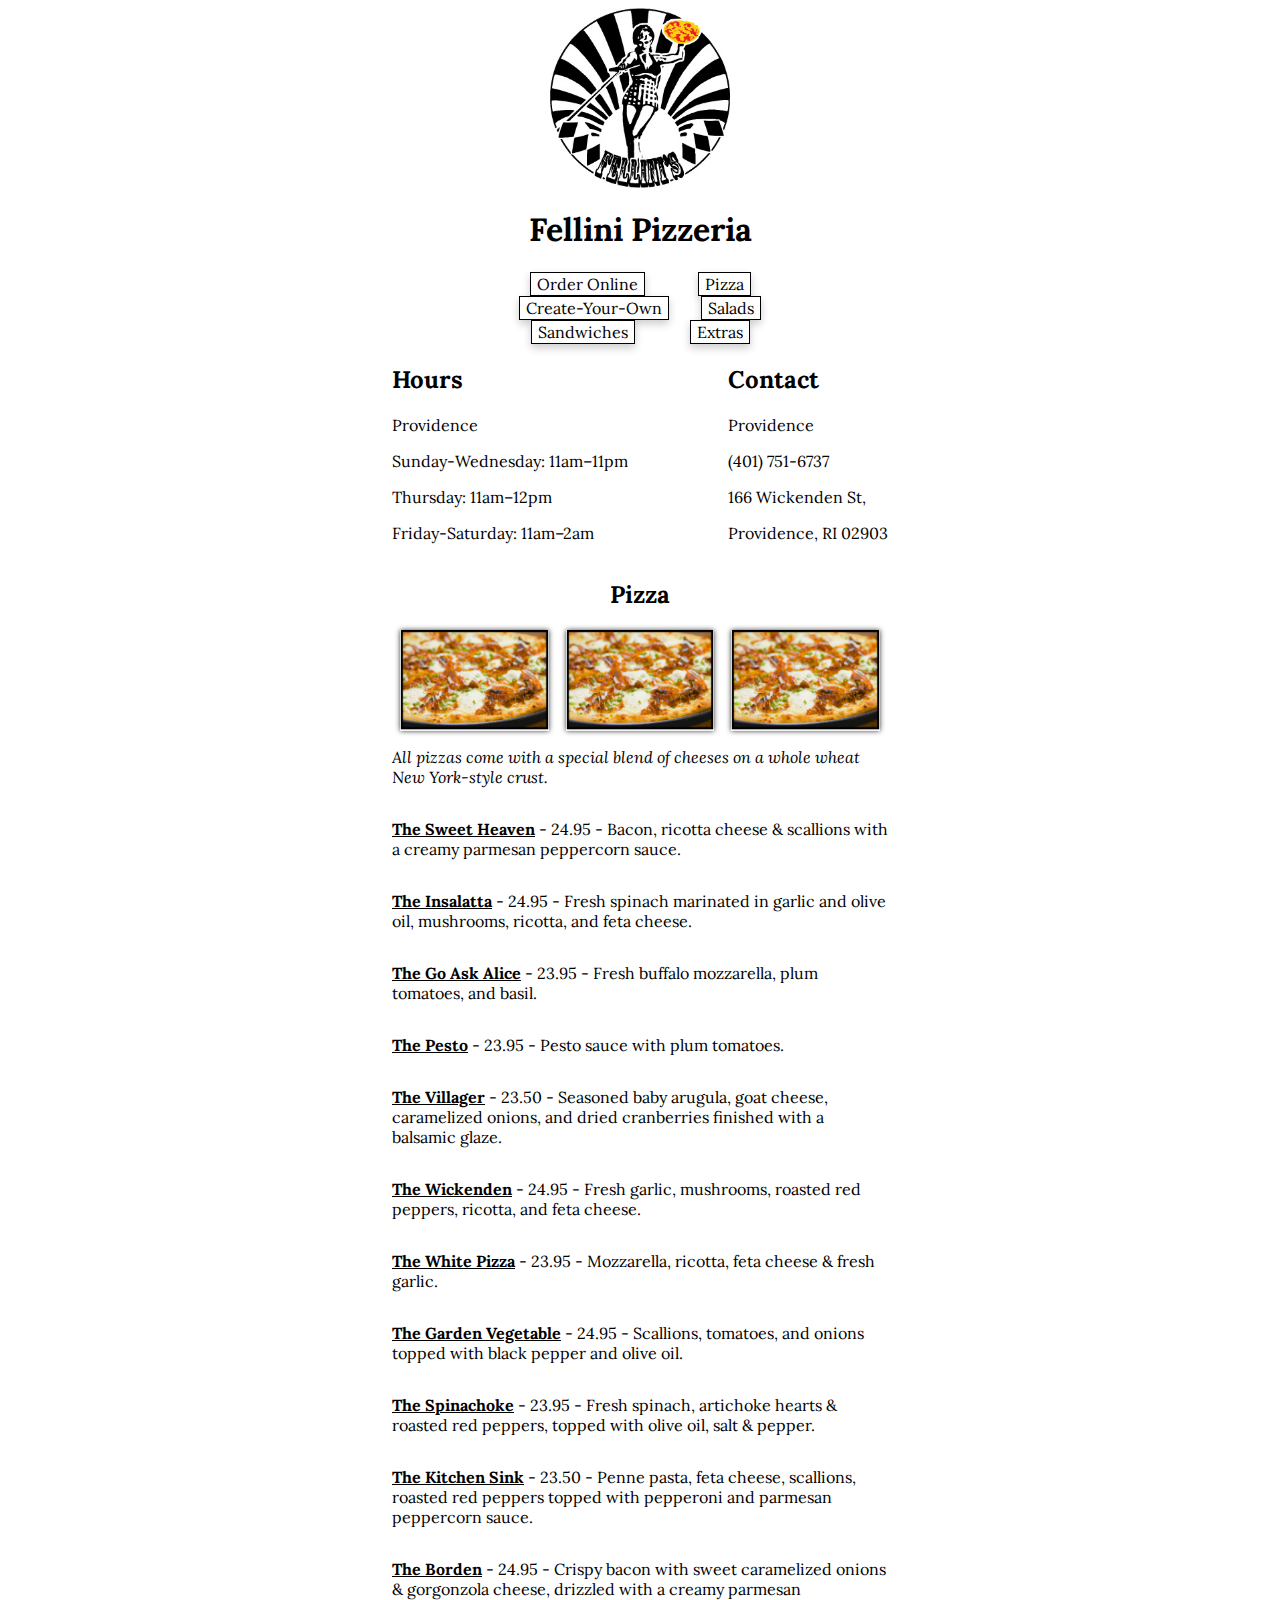
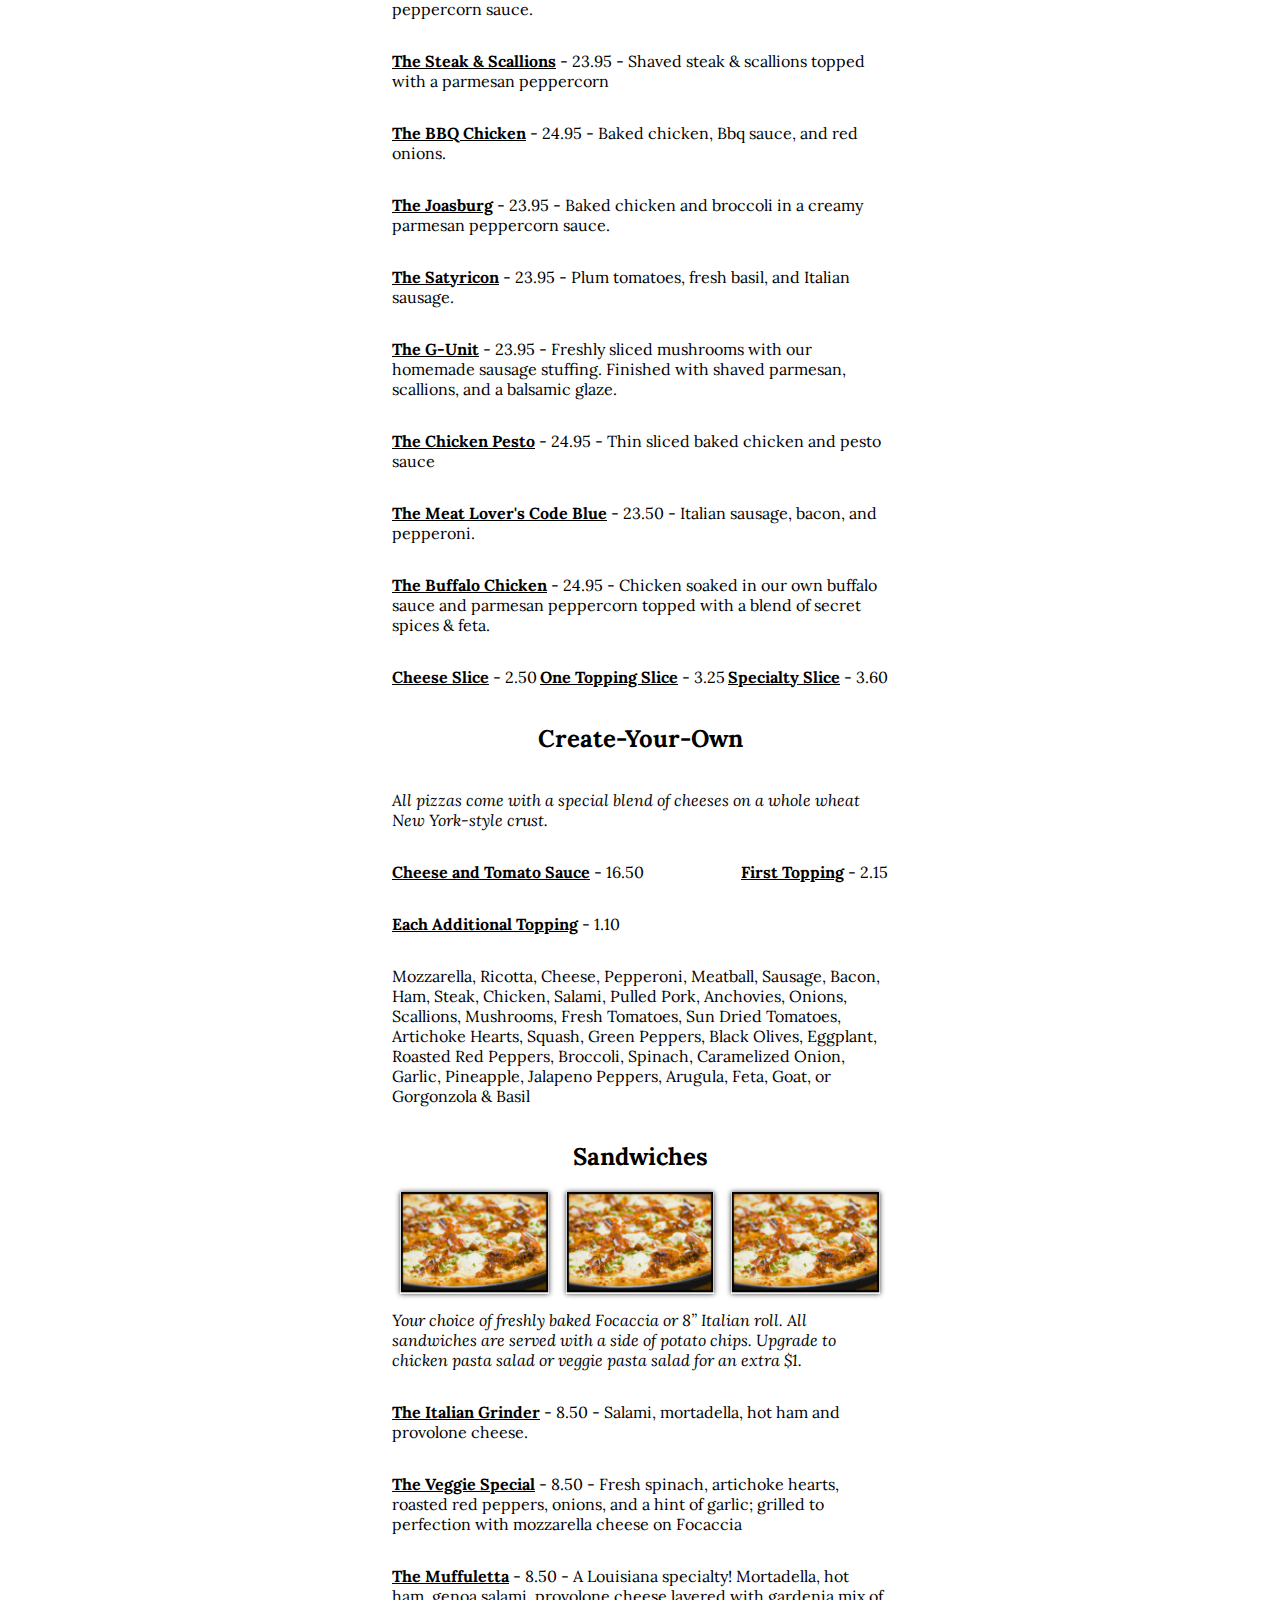
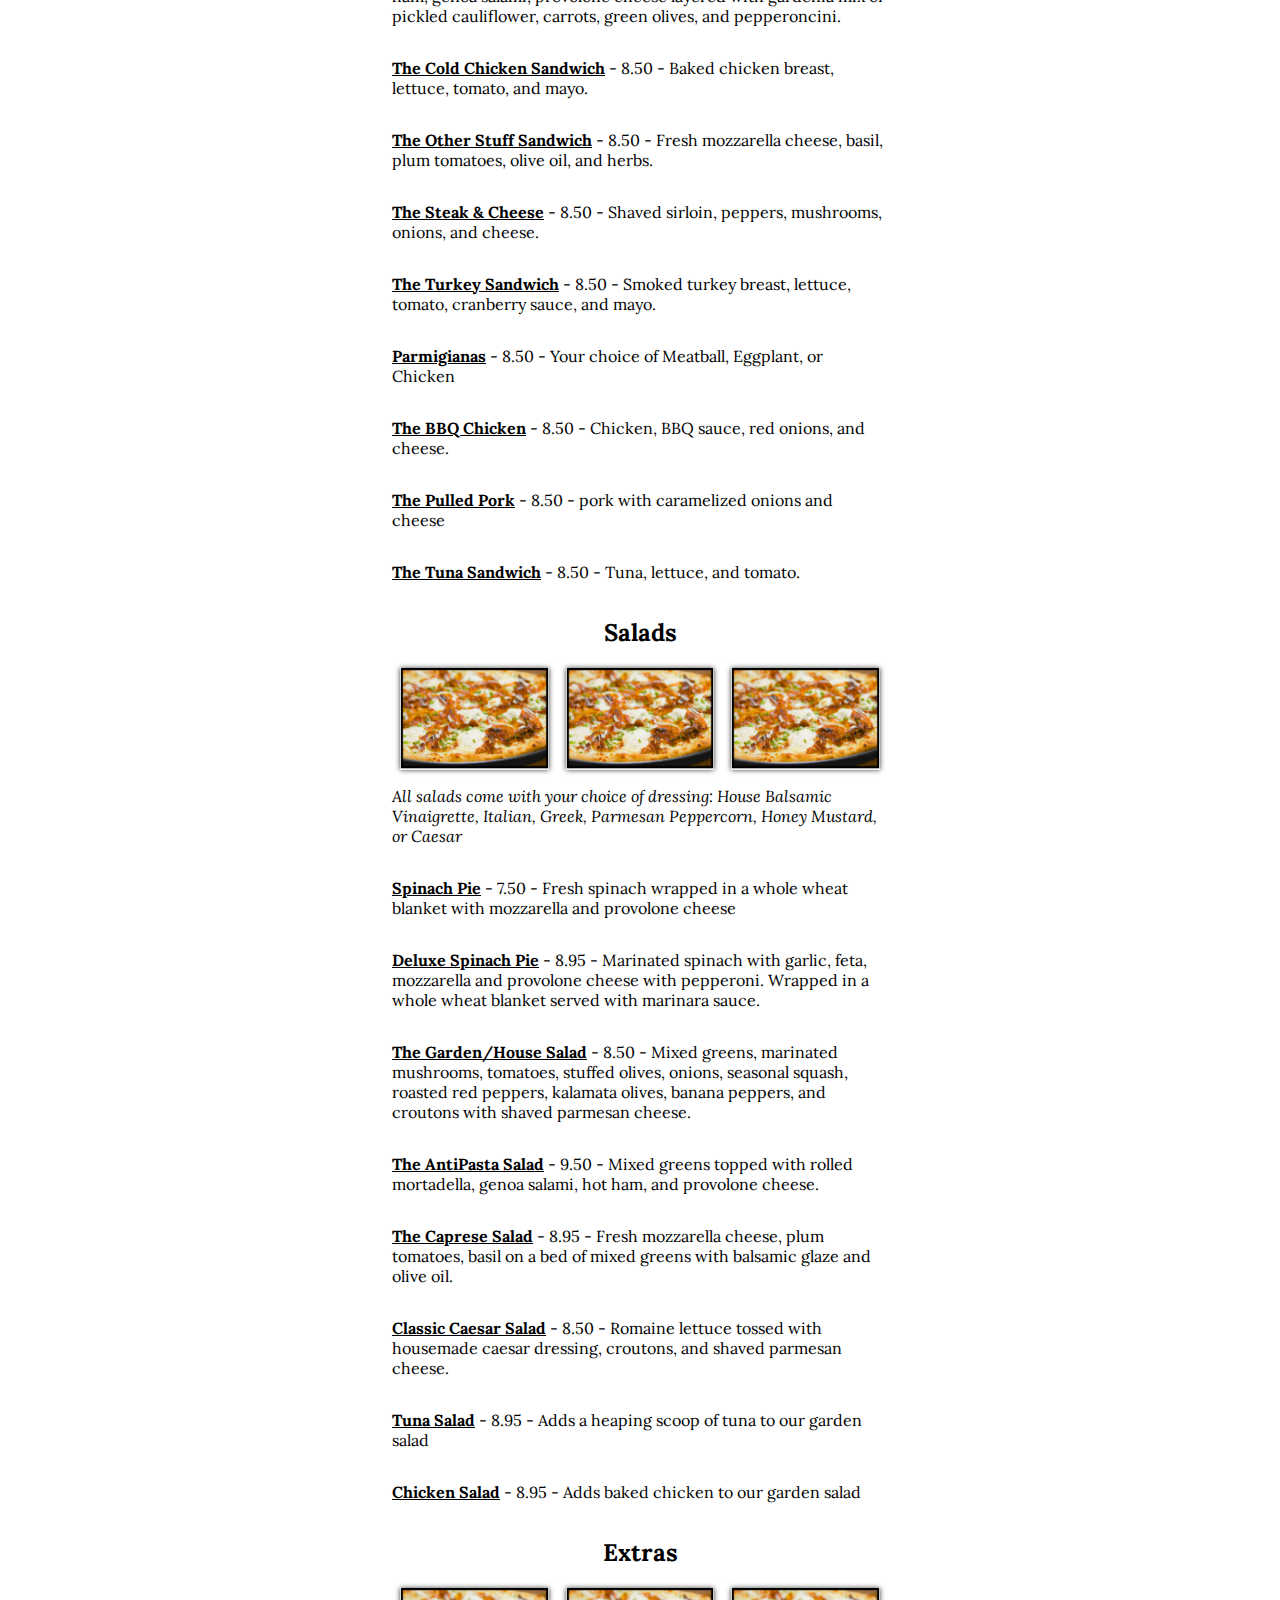
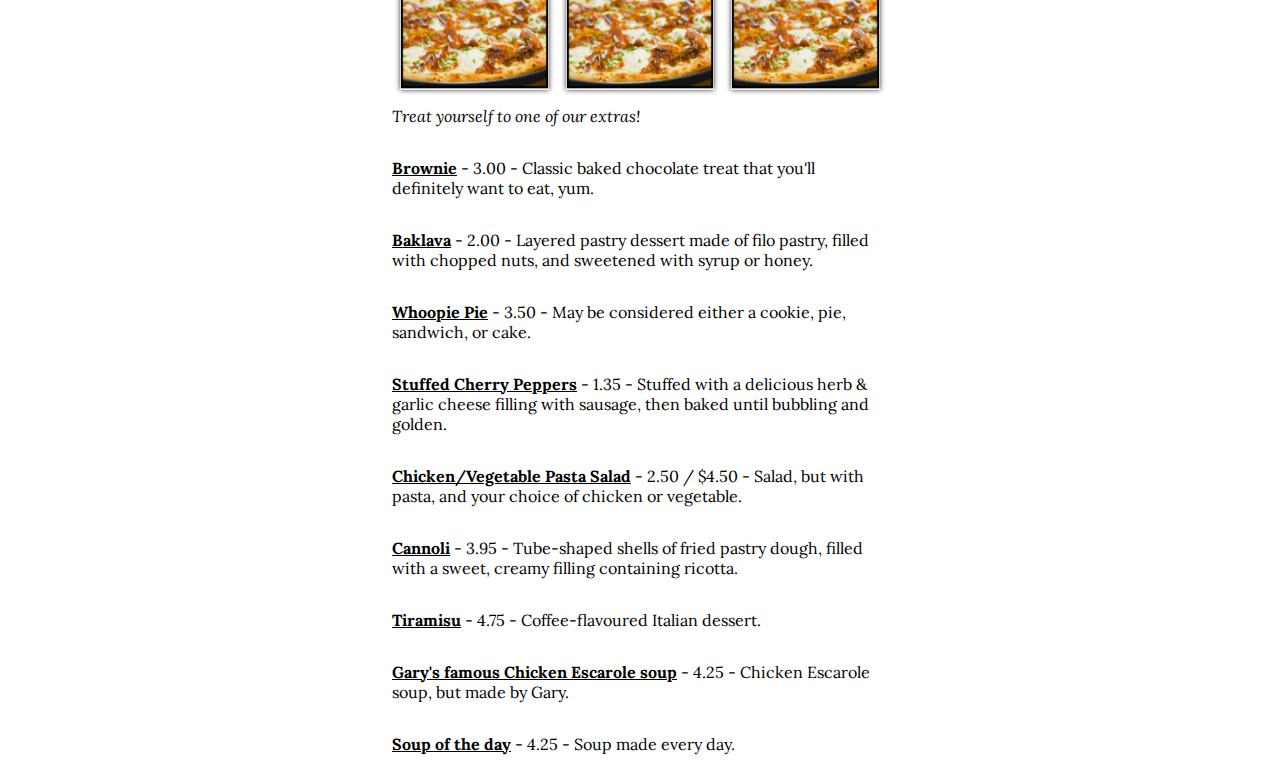
<file: fellini/index.html>
<!DOCTYPE html>
<html>

<head>
    <meta charset="utf-8">
    <title>Fellini Pizzeria</title>
    <link rel="stylesheet" href="css/main.css">
    <link href='https://fonts.googleapis.com/css?family=Lora' rel='stylesheet'>
</head>

<body>
    <div id="header">
        <img src="images/logo.jpeg" alt="Fellini Pizzeria Logo">
        <h1>Fellini Pizzeria</h1>
    </div>

    <div id="menu">
            <a href="https://www.toasttab.com/fellini-pizzeria-2190-broad-st"><button type="button">Order Online</button></a>
            <a href="#pizza"><button type="button">Pizza</button></a>
            <a href="#create-your-own"><button type="button">Create-Your-Own</button></a>
            <a href="#salads"><button type="button">Salads</button></a>
            <a href="#sandwiches"><button type="button">Sandwiches</button></a>
            <a href="#extras"><button type="button">Extras</button></a>
    </div>

    <div id="hours-and-contact">
        <div id="hours">
            <h2>Hours</h2>
            <p>Providence</p>
            <p>Sunday-Wednesday: 11am–11pm</p>
            <p>Thursday: 11am–12pm</p>
            <p>Friday-Saturday: 11am–2am</p>
        </div>
        
        <div id="contact">
            <h2>Contact</h2>
            <p>Providence</p>
            <p>(401) 751-6737</p>
            <p>166 Wickenden St,</p>
            <p>Providence, RI 02903</p>
        </div>
    </div>

    <div class="item-section" id="pizza">
        <h2>Pizza</h2>
        <div class="item-section-images" id="pizza-images">
            <img src="images/pizza.png" alt="Pizza">
            <img src="images/pizza.png" alt="Pizza">
            <img src="images/pizza.png" alt="Pizza">
        </div>
        <div class="item-section-text" id="pizza-text">
            <p><em>All pizzas come with a special blend of cheeses on a whole wheat New York-style crust.</em></p>
            <p><strong><u>The Sweet Heaven</u></strong> - 24.95 - Bacon, ricotta cheese & scallions with a creamy parmesan peppercorn sauce.</p>
            <p><strong><u>The Insalatta</u></strong> - 24.95 - Fresh spinach marinated in garlic and olive oil, mushrooms, ricotta, and feta cheese.</p>
            <p><strong><u>The Go Ask Alice</u></strong> - 23.95 - Fresh buffalo mozzarella, plum tomatoes, and basil.</p>
            <p><strong><u>The Pesto</u></strong> - 23.95 - Pesto sauce with plum tomatoes.</p>
            <p><strong><u>The Villager</u></strong> - 23.50 - Seasoned baby arugula, goat cheese, caramelized onions, and dried cranberries finished with a balsamic glaze.</p>
            <p><strong><u>The Wickenden</u></strong> - 24.95 - Fresh garlic, mushrooms, roasted red peppers, ricotta, and feta cheese.</p>
            <p><strong><u>The White Pizza</u></strong> - 23.95 - Mozzarella, ricotta, feta cheese & fresh garlic.</p>
            <p><strong><u>The Garden Vegetable</u></strong> - 24.95 - Scallions, tomatoes, and onions topped with black pepper and olive oil.</p>
            <p><strong><u>The Spinachoke</u></strong> - 23.95 - Fresh spinach, artichoke hearts & roasted red peppers, topped with olive oil, salt & pepper.</p>
            <p><strong><u>The Kitchen Sink</u></strong> - 23.50 - Penne pasta, feta cheese, scallions, roasted red peppers topped with pepperoni and parmesan peppercorn sauce.</p>
            <p><strong><u>The Borden</u></strong> - 24.95 - Crispy bacon with sweet caramelized onions & gorgonzola cheese, drizzled with a creamy parmesan peppercorn sauce.</p>
            <p><strong><u>The Steak & Scallions</u></strong> - 23.95 - Shaved steak & scallions topped with a parmesan peppercorn</p>
            <p><strong><u>The BBQ Chicken</u></strong> - 24.95 - Baked chicken, Bbq sauce, and red onions.</p>
            <p><strong><u>The Joasburg</u></strong> - 23.95 - Baked chicken and broccoli in a creamy parmesan peppercorn sauce.</p>
            <p><strong><u>The Satyricon</u></strong> - 23.95 - Plum tomatoes, fresh basil, and Italian sausage.</p>
            <p><strong><u>The G-Unit</u></strong> - 23.95 - Freshly sliced mushrooms with our homemade sausage stuffing. Finished with shaved parmesan, scallions, and a balsamic glaze.</p>
            <p><strong><u>The Chicken Pesto</u></strong> - 24.95 - Thin sliced baked chicken and pesto sauce</p>
            <p><strong><u>The Meat Lover's Code Blue</u></strong> - 23.50 - Italian sausage, bacon, and pepperoni.</p>
            <p><strong><u>The Buffalo Chicken</u></strong> - 24.95 - Chicken soaked in our own buffalo sauce and parmesan peppercorn topped with a blend of secret spices & feta.</p>
            <p><strong><u>Cheese Slice</u></strong> - 2.50</p>
            <p><strong><u>One Topping Slice</u></strong> - 3.25</p>
            <p><strong><u>Specialty Slice</u></strong> - 3.60</p> 

        </div>
    </div>

    <div class="item-section" id="create-your-own">
        <h2>Create-Your-Own</h2>
        <div class="item-section-text" id="create-your-own">
            <p><em>All pizzas come with a special blend of cheeses on a whole wheat New York-style crust.</em></p>
            <p><strong><u>Cheese and Tomato Sauce</u></strong> - 16.50</p>
            <p><strong><u>First Topping</u></strong> - 2.15</p>
            <p><strong><u>Each Additional Topping</u></strong> - 1.10</p>
            <p>Mozzarella, Ricotta, Cheese, Pepperoni, Meatball, Sausage, Bacon, Ham, Steak, Chicken, Salami, Pulled Pork, Anchovies, Onions, Scallions, Mushrooms, Fresh Tomatoes, Sun Dried Tomatoes, Artichoke Hearts, Squash, Green Peppers, Black Olives, Eggplant, Roasted Red Peppers, Broccoli, Spinach, Caramelized Onion, Garlic, Pineapple, Jalapeno Peppers, Arugula, Feta, Goat, or Gorgonzola & Basil</p>
        </div>
    </div>

    <div class="item-section" id="sandwiches">
        <h2>Sandwiches</h2>
        <div class="item-section-images" id="sandwiches-images">
            <img src="images/pizza.png" alt="Pizza">
            <img src="images/pizza.png" alt="Pizza">
            <img src="images/pizza.png" alt="Pizza">
        </div>
        <div class="item-section-text" id="sandwiches-text">
            <p><em>Your choice of freshly baked Focaccia or 8” Italian roll. All sandwiches are served with a side of potato chips. Upgrade to chicken pasta salad or veggie pasta salad for an extra $1.</em></p>
            <p><strong><u>The Italian Grinder</u></strong> - 8.50 - Salami, mortadella, hot ham and provolone cheese.</p>
            <p><strong><u>The Veggie Special</u></strong> - 8.50 - Fresh spinach, artichoke hearts, roasted red peppers, onions, and a hint of garlic; grilled to perfection with mozzarella cheese on Focaccia</p>
            <p><strong><u>The Muffuletta</u></strong> - 8.50 - A Louisiana specialty! Mortadella, hot ham, genoa salami, provolone cheese layered with gardenia mix of pickled cauliflower, carrots, green olives, and pepperoncini.</p>
            <p><strong><u>The Cold Chicken Sandwich</u></strong> - 8.50 - Baked chicken breast, lettuce, tomato, and mayo.</p>
            <p><strong><u>The Other Stuff Sandwich</u></strong> - 8.50 - Fresh mozzarella cheese, basil, plum tomatoes, olive oil, and herbs.</p>
            <p><strong><u>The Steak & Cheese</u></strong> - 8.50 - Shaved sirloin, peppers, mushrooms, onions, and cheese.</p>
            <p><strong><u>The Turkey Sandwich</u></strong> - 8.50 - Smoked turkey breast, lettuce, tomato, cranberry sauce, and mayo.</p>
            <p><strong><u>Parmigianas</u></strong> - 8.50 - Your choice of Meatball, Eggplant, or Chicken</p>
            <p><strong><u>The BBQ Chicken</u></strong> - 8.50 - Chicken, BBQ sauce, red onions, and cheese.</p>
            <p><strong><u>The Pulled Pork</u></strong> - 8.50 - pork with caramelized onions and cheese</p>
            <p><strong><u>The Tuna Sandwich</u></strong> - 8.50 - Tuna, lettuce, and tomato.</p>
        </div>
    </div>
    
    <div class="item-section" id="salads">
        <h2>Salads</h2>
        <div class="item-section-images" id="salads-images">
            <img src="images/pizza.png" alt="Pizza">
            <img src="images/pizza.png" alt="Pizza">
            <img src="images/pizza.png" alt="Pizza">
        </div>
        <div class="item-section-text" id="salads-text">
            <p><em>All salads come with your choice of dressing: House Balsamic Vinaigrette, Italian, Greek, Parmesan Peppercorn, Honey Mustard, or Caesar</em></p>
            <p><strong><u>Spinach Pie</u></strong> - 7.50 - Fresh spinach wrapped in a whole wheat blanket with mozzarella and provolone cheese</p>
            <p><strong><u>Deluxe Spinach Pie</u></strong> - 8.95 - Marinated spinach with garlic, feta, mozzarella and provolone cheese with pepperoni. Wrapped in a whole wheat blanket served with marinara sauce.</p>
            <p><strong><u>The Garden/House Salad</u></strong> - 8.50 - Mixed greens, marinated mushrooms, tomatoes, stuffed olives, onions, seasonal squash, roasted red peppers, kalamata olives, banana peppers, and croutons with shaved parmesan cheese.</p>
            <p><strong><u>The AntiPasta Salad</u></strong> - 9.50 - Mixed greens topped with rolled mortadella, genoa salami, hot ham, and provolone cheese.</p>
            <p><strong><u>The Caprese Salad</u></strong> - 8.95 - Fresh mozzarella cheese, plum tomatoes, basil on a bed of mixed greens with balsamic glaze and olive oil.</p>
            <p><strong><u>Classic Caesar Salad</u></strong> - 8.50 - Romaine lettuce tossed with housemade caesar dressing, croutons, and shaved parmesan cheese.</p>
            <p><strong><u>Tuna Salad</u></strong> - 8.95 - Adds a heaping scoop of tuna to our garden salad</p>
            <p><strong><u>Chicken Salad</u></strong> - 8.95 - Adds baked chicken to our garden salad</p>
        </div>
    </div>
    
    <div class="item-section" id="extras">
        <h2>Extras</h2>
        <div class="item-section-images" id="extras-images">
            <img src="images/pizza.png" alt="Pizza">
            <img src="images/pizza.png" alt="Pizza">
            <img src="images/pizza.png" alt="Pizza">
        </div>
        <div class="item-section-text" id="extras-text">
            <p><em>Treat yourself to one of our extras!</em></p>
            <p><strong><u>Brownie</u></strong> - 3.00 - Classic baked chocolate treat that you'll definitely want to eat, yum.</p>
            <p><strong><u>Baklava</u></strong> - 2.00 - Layered pastry dessert made of filo pastry, filled with chopped nuts, and sweetened with syrup or honey.</p>
            <p><strong><u>Whoopie Pie</u></strong> - 3.50 - May be considered either a cookie, pie, sandwich, or cake.</p>
            <p><strong><u>Stuffed Cherry Peppers</u></strong> - 1.35 - Stuffed with a delicious herb & garlic cheese filling with sausage, then baked until bubbling and golden.</p>
            <p><strong><u>Chicken/Vegetable Pasta Salad</u></strong> - 2.50 / $4.50 - Salad, but with pasta, and your choice of chicken or vegetable.</p>
            <p><strong><u>Cannoli</u></strong> - 3.95 - Tube-shaped shells of fried pastry dough, filled with a sweet, creamy filling containing ricotta.</p>
            <p><strong><u>Tiramisu</u></strong> - 4.75 - Coffee-flavoured Italian dessert.</p>
            <p><strong><u>Gary's famous Chicken Escarole soup</u></strong> - 4.25 - Chicken Escarole soup, but made by Gary.</p>
            <p><strong><u>Soup of the day</u></strong> - 4.25 - Soup made every day.</p>
        </div>
    </div>
</body>
</file>
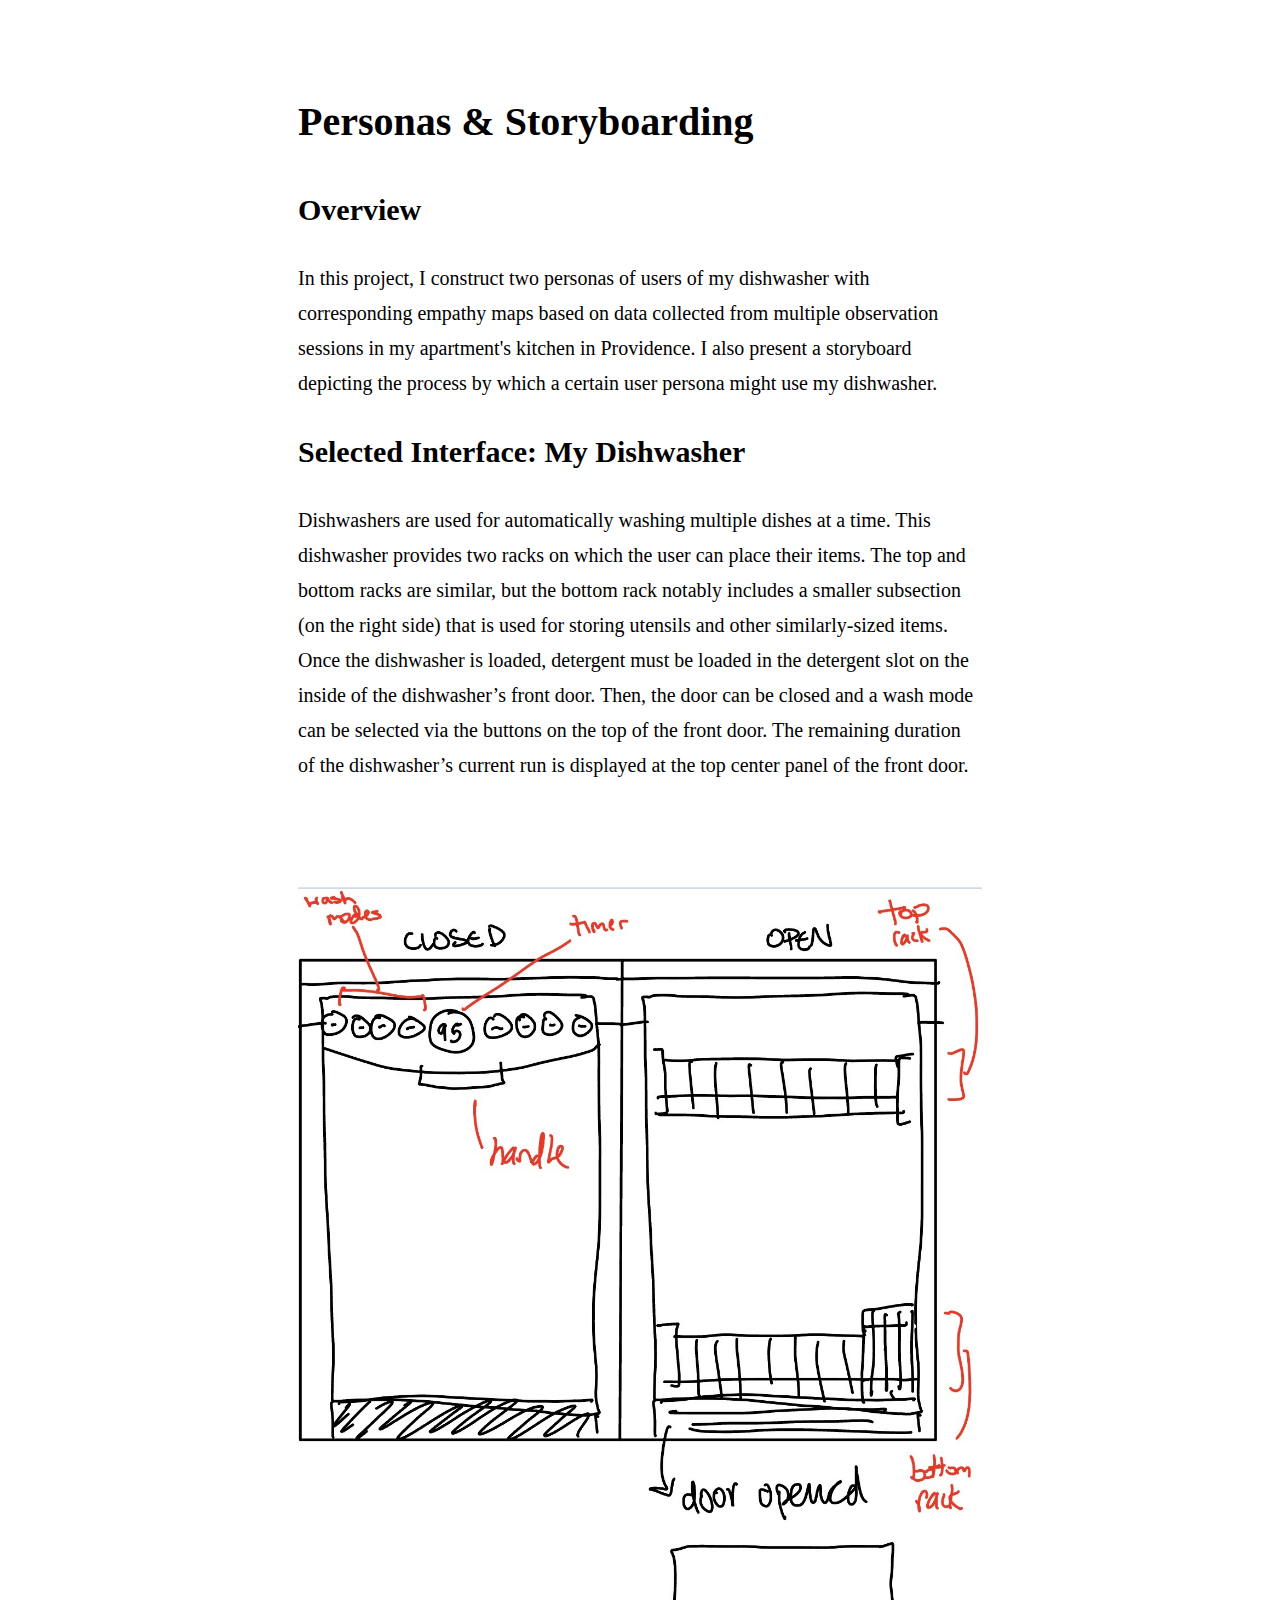
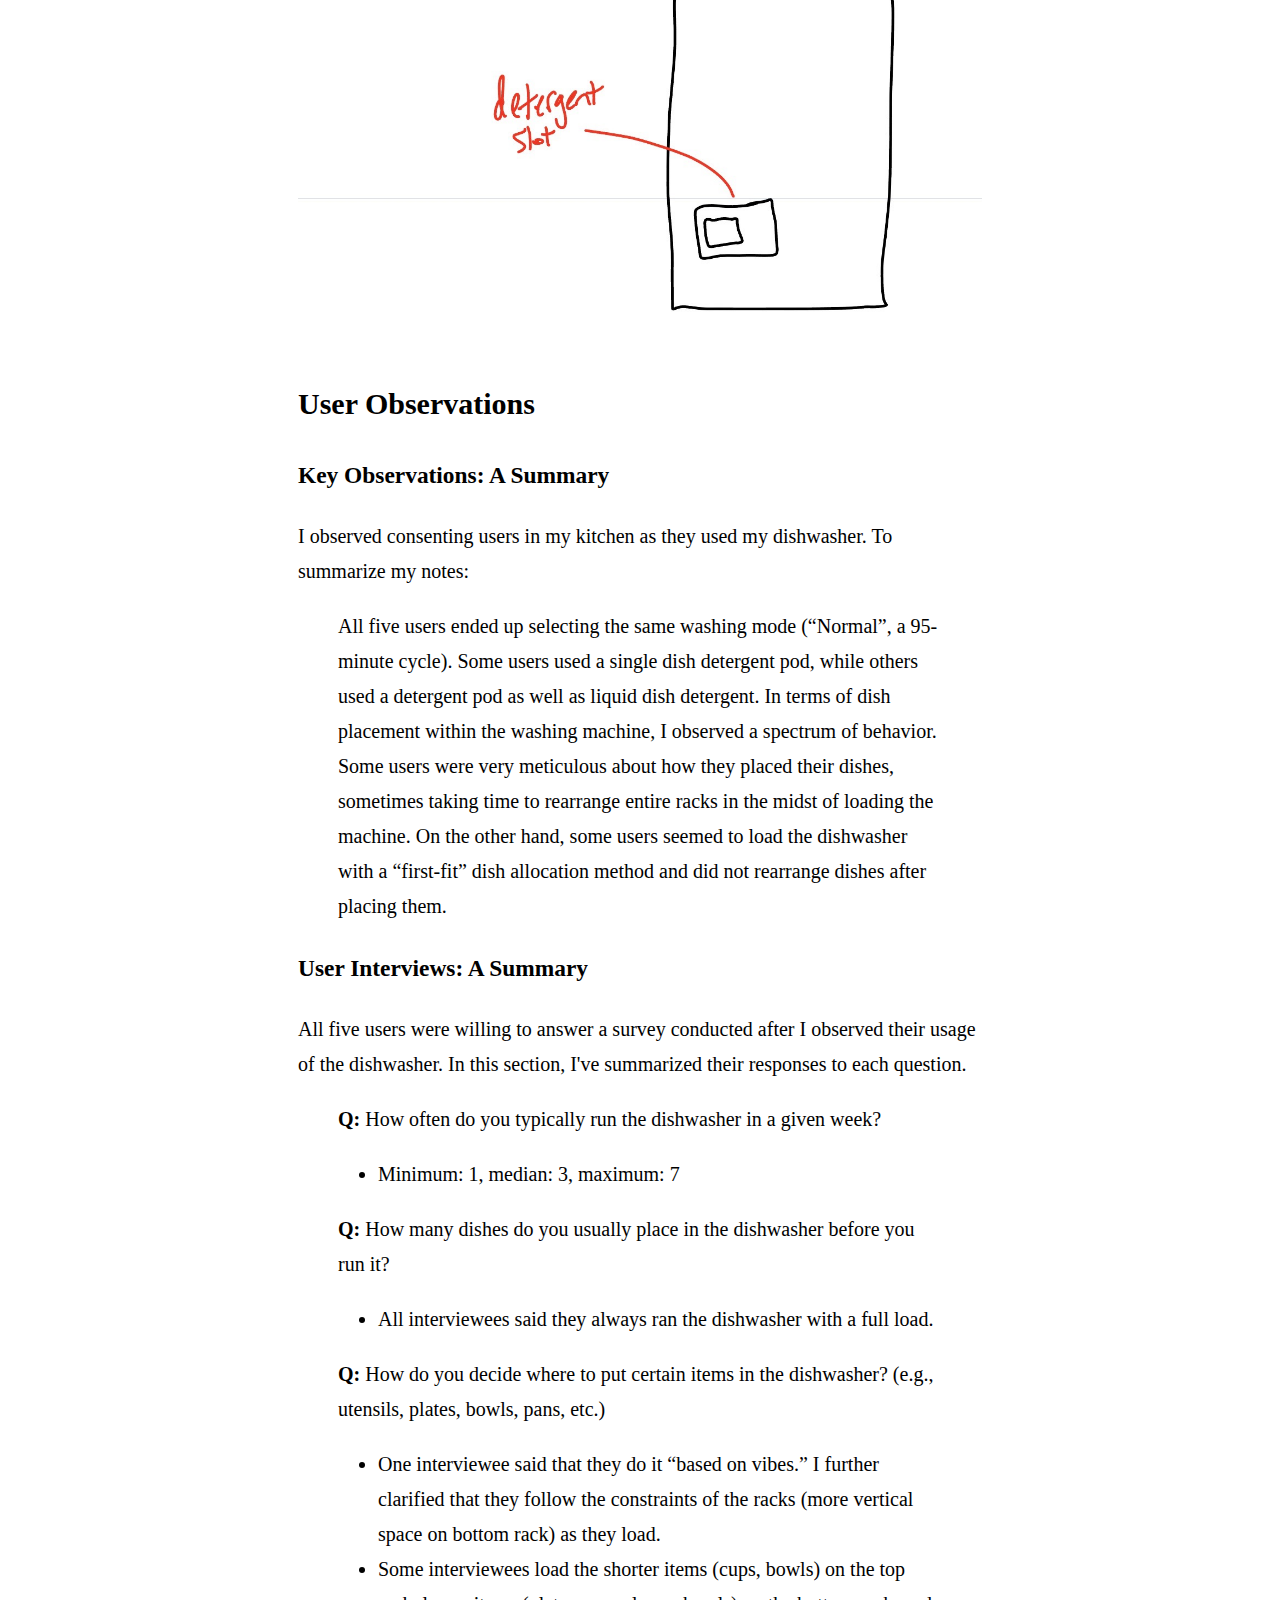
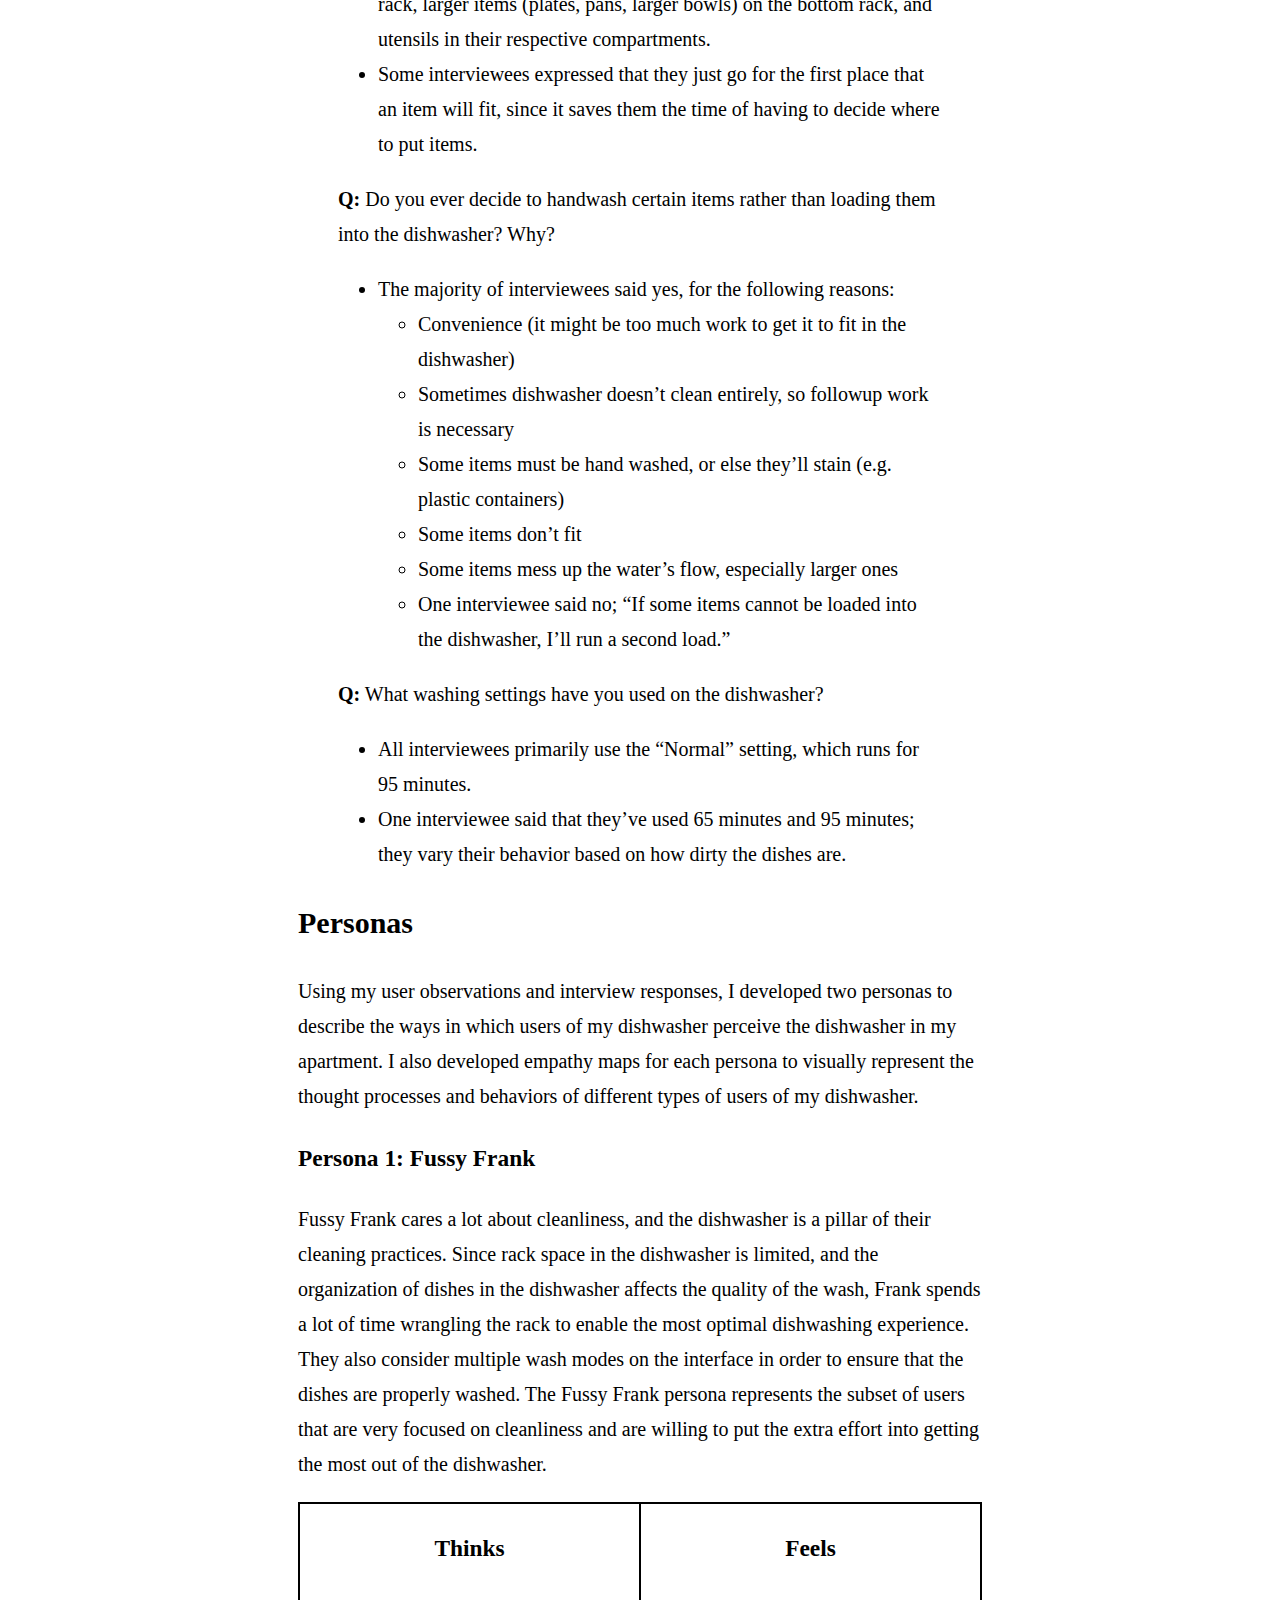
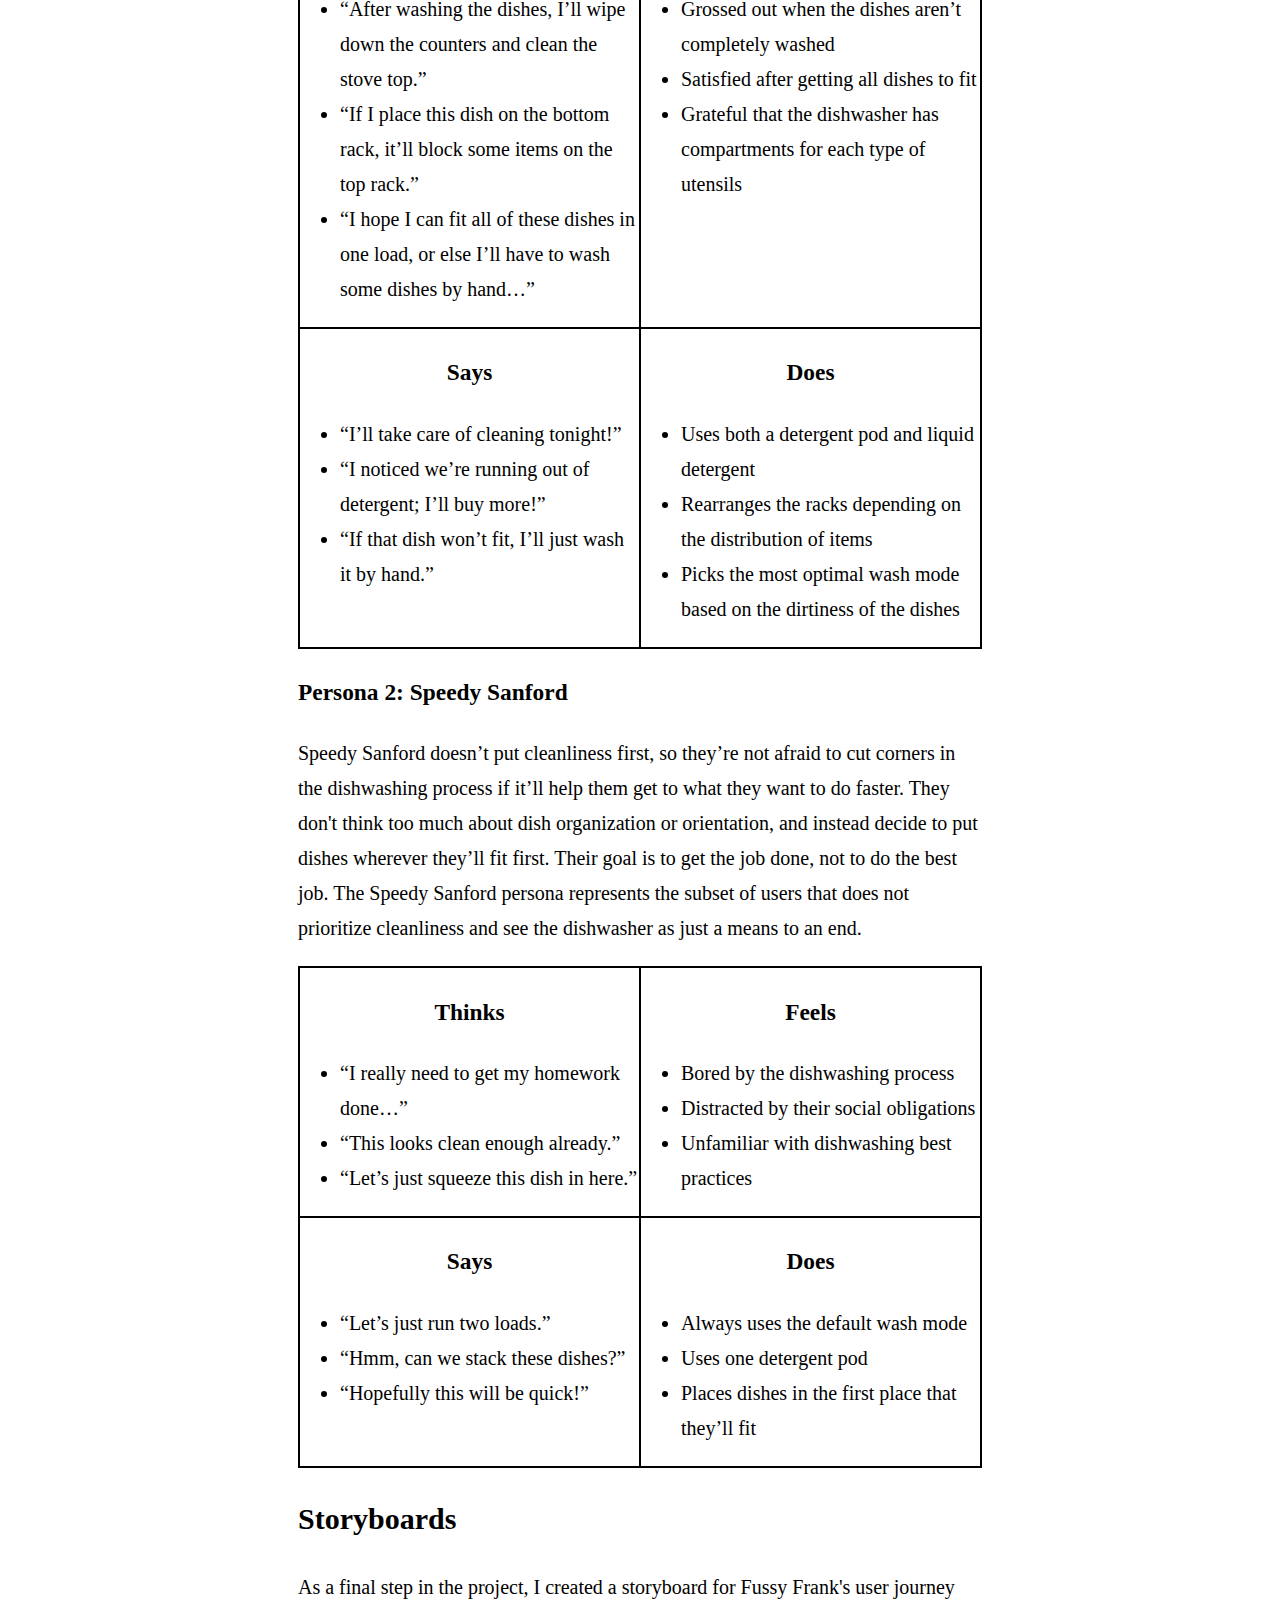
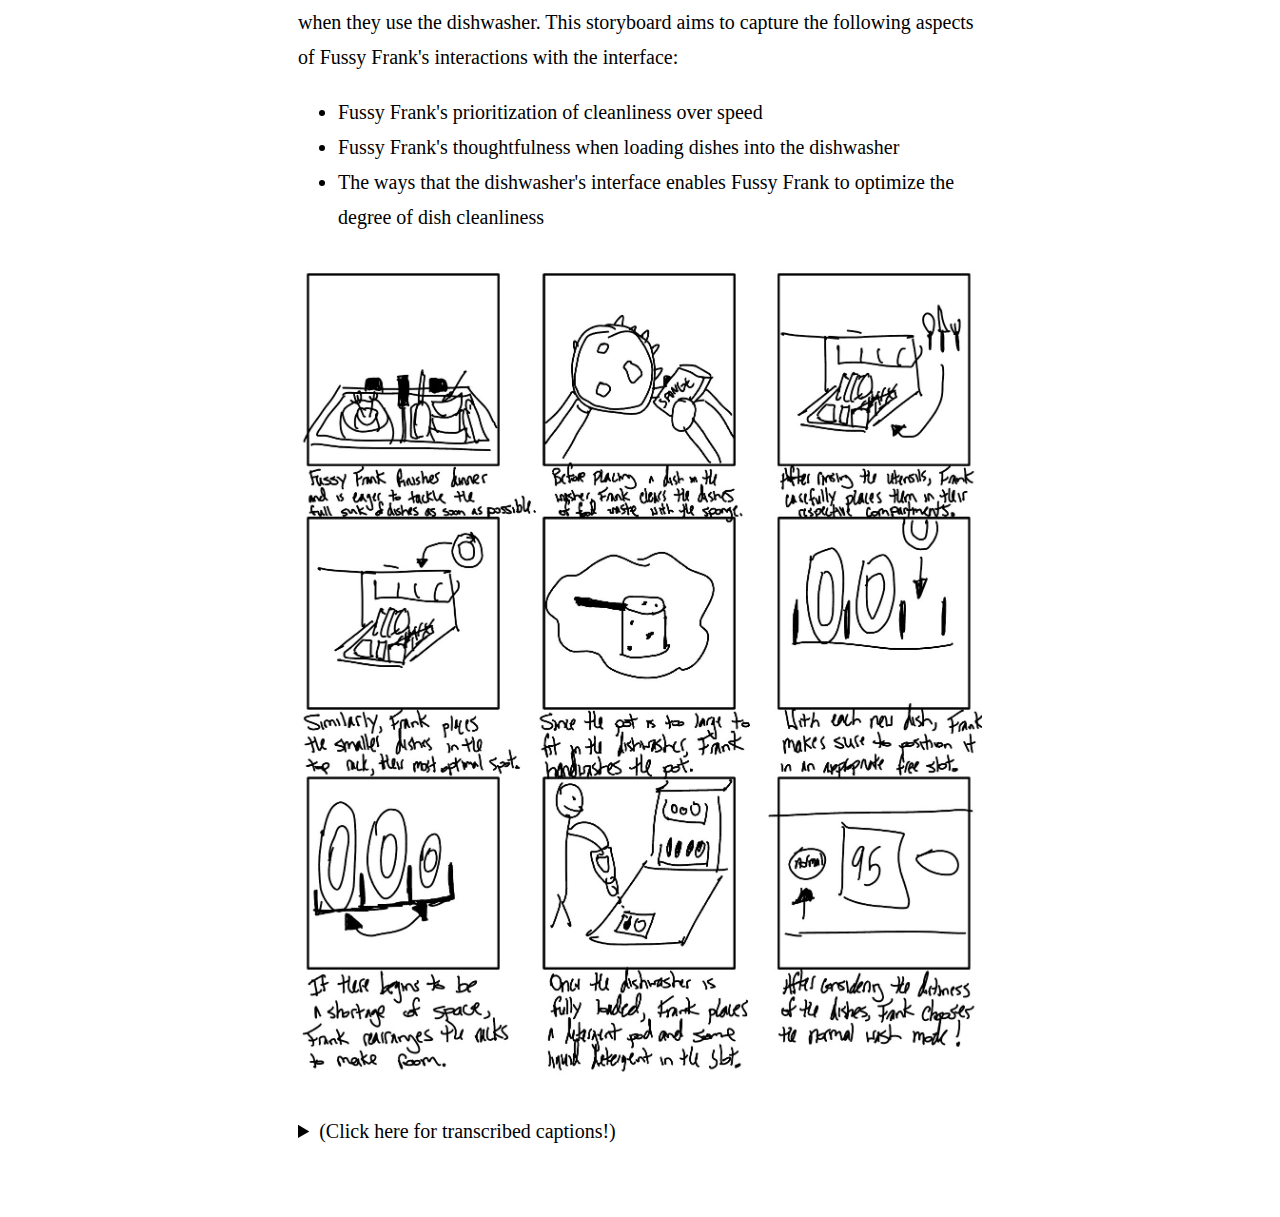
<file: personas_and_storyboarding/index.html>
<!DOCTYPE html>
<html>

<head>
    <meta charset="utf-8">
    <title>Personas & Storyboarding</title>
    <link rel="stylesheet" href="main.css">
</head>

<body>
    <h1>Personas & Storyboarding</h1>
    <h2>Overview</h2>
    <p>
        In this project, I construct two personas of users of my dishwasher with corresponding empathy maps based on
        data collected from multiple observation sessions in my apartment's kitchen in Providence. I also present a
        storyboard depicting the process by which a certain user persona might use my dishwasher.
    </p>
    <h2>Selected Interface: My Dishwasher</h2>
    <p>
        Dishwashers are used for automatically washing multiple dishes at a time. This dishwasher provides
        two racks on which the user can place their items. The top and bottom racks are similar, but the bottom rack
        notably includes a smaller subsection (on the right side) that is used for storing utensils and other
        similarly-sized items. Once the dishwasher is loaded, detergent must be loaded in the detergent slot on the
        inside of the dishwasher’s front door. Then, the door can be closed and a wash mode can be selected via the
        buttons on the top of the front door. The remaining duration of the dishwasher’s current run is displayed at
        the top center panel of the front door.
    </p>
    <img src="dishwasher.jpg" alt="A sketch of my dishwasher.">

    <h2>User Observations</h2>
    <h3>Key Observations: A Summary</h3>
    <p>I observed consenting users in my kitchen as they used my dishwasher. To summarize my notes:</p>
    </p>
    <blockquote>
        All five users ended up selecting the same washing mode (“Normal”, a 95-minute cycle). Some users used a single
        dish detergent pod, while others used a detergent pod as well as liquid dish detergent. In terms of dish
        placement within the washing machine, I observed a spectrum of behavior. Some users were very meticulous about
        how they placed their dishes, sometimes taking time to rearrange entire racks in the midst of loading the
        machine. On the other hand, some users seemed to load the dishwasher with a “first-fit” dish allocation method
        and did not rearrange dishes after placing them.
    </blockquote>
    <h3>User Interviews: A Summary</h3>
    <p>All five users were willing to answer a survey conducted after I observed their usage of the dishwasher. In this
        section, I've summarized their responses to each question.</p>
    <blockquote>
        <p><strong>Q:</strong> How often do you typically run the dishwasher in a given week?</p>
        <ul>
            <li>Minimum: 1, median: 3, maximum: 7</li>
        </ul>
        <p><strong>Q:</strong> How many dishes do you usually place in the dishwasher before you run it?</p>
        <ul>
            <li>All interviewees said they always ran the dishwasher with a full load.</li>
        </ul>
        <p><strong>Q:</strong> How do you decide where to put certain items in the dishwasher? (e.g., utensils, plates,
            bowls, pans, etc.)
        </p>
        <ul>
            <li>One interviewee said that they do it “based on vibes.” I further clarified that they follow the
                constraints
                of
                the racks (more vertical space on bottom rack) as they load.</li>
            <li>Some interviewees load the shorter items (cups, bowls) on the top rack, larger items (plates, pans,
                larger
                bowls) on the bottom rack, and utensils in their respective compartments.</li>
            <li>Some interviewees expressed that they just go for the first place that an item will fit, since it saves
                them the time of having to decide where to put items.</li>
        </ul>
        <p><strong>Q:</strong> Do you ever decide to handwash certain items rather than loading them into the
            dishwasher?
            Why?</p>
        <ul>
            <li>The majority of interviewees said yes, for the following reasons:</li>
            <ul>
                <li>Convenience (it might be too much work to get it to fit in the dishwasher)</li>
                <li>Sometimes dishwasher doesn’t clean entirely, so followup work is necessary</li>
                <li>Some items must be hand washed, or else they’ll stain (e.g. plastic containers)</li>
                <li>Some items don’t fit</li>
                <li>Some items mess up the water’s flow, especially larger ones</li>
                <li>One interviewee said no; “If some items cannot be loaded into the dishwasher, I’ll run a second
                    load.”
                </li>
            </ul>
        </ul>
        <p><strong>Q:</strong> What washing settings have you used on the dishwasher?</p>
        <ul>
            <li>All interviewees primarily use the “Normal” setting, which runs for 95 minutes.</li>
            <li>One interviewee said that they’ve used 65 minutes and 95 minutes; they vary their behavior based on how
                dirty the dishes are.</li>
        </ul>
        </ol>
    </blockquote>
    <h2>Personas</h3>
        <p>
            Using my user observations and interview responses, I developed two personas
            to describe the ways in which users of my dishwasher perceive the dishwasher in my apartment. I also
            developed empathy maps for each persona to visually represent the thought processes and behaviors of
            different types of users of my dishwasher.
        </p>
        <h3>Persona 1: Fussy Frank</h3>
        <p>
            Fussy Frank cares a lot about cleanliness, and the dishwasher is a pillar of their cleaning practices. Since
            rack space in the dishwasher is limited, and the organization of dishes in the dishwasher affects the
            quality of the wash, Frank spends a lot of time wrangling the rack to enable the most optimal dishwashing
            experience. They also consider multiple wash modes on the interface in order to ensure that the dishes are
            properly washed. The Fussy Frank persona represents the subset of users that are very focused on cleanliness
            and are willing to put the extra effort into getting the most out of the dishwasher.
        </p>
        <div class="grid">
            <div class="item">
                <h3 style="text-align: center">Thinks</h3>
                <ul>
                    <li>“After washing the dishes, I’ll wipe down the counters and clean the stove top.”</li>
                    <li>“If I place this dish on the bottom rack, it’ll block some items on the top rack.”</li>
                    <li>“I hope I can fit all of these dishes in one load, or else I’ll have to wash some dishes by
                        hand…”</li>
                </ul>
            </div>
            <div class="item">
                <h3 style="text-align: center">Feels</h3>
                <ul>
                    <li>Grossed out when the dishes aren’t completely washed</li>
                    <li>Satisfied after getting all dishes to fit</li>
                    <li>Grateful that the dishwasher has compartments for each type of utensils</li>
                </ul>
            </div>
            <div class="item">
                <h3 style="text-align: center">Says</h3>
                <ul>
                    <li>“I’ll take care of cleaning tonight!”</li>
                    <li>“I noticed we’re running out of detergent; I’ll buy more!”</li>
                    <li>“If that dish won’t fit, I’ll just wash it by hand.”</li>
                </ul>
            </div>
            <div class="item">
                <h3 style="text-align: center">Does</h3>
                <ul>
                    <li>Uses both a detergent pod and liquid detergent</li>
                    <li>Rearranges the racks depending on the distribution of items</li>
                    <li>Picks the most optimal wash mode based on the dirtiness of the dishes</li>
                </ul>
            </div>
        </div>
        <h3>Persona 2: Speedy Sanford</h3>
        <p>
            Speedy Sanford doesn’t put cleanliness first, so they’re not afraid to cut corners in the dishwashing
            process if it’ll help them get to what they want to do faster. They don't think too much about dish
            organization or orientation, and instead decide to put dishes wherever they’ll fit first. Their goal is to
            get the job done, not to do the best job. The Speedy Sanford persona represents the subset of users that
            does not prioritize cleanliness and see the dishwasher as just a means to an end.
        </p>
        <div class="grid">
            <div class="item">
                <h3 style="text-align: center">Thinks</h3>
                <ul>
                    <li>“I really need to get my homework done…”</li>
                    <li>“This looks clean enough already.”</li>
                    <li>“Let’s just squeeze this dish in here.”</li>
                </ul>
            </div>
            <div class="item">
                <h3 style="text-align: center">Feels</h3>
                <ul>
                    <li>Bored by the dishwashing process</li>
                    <li>Distracted by their social obligations</li>
                    <li>Unfamiliar with dishwashing best practices</li>
                </ul>
            </div>
            <div class="item">
                <h3 style="text-align: center">Says</h3>
                <ul>
                    <li>“Let’s just run two loads.”</li>
                    <li>“Hmm, can we stack these dishes?”</li>
                    <li>“Hopefully this will be quick!”</li>
                </ul>
            </div>
            <div class="item">
                <h3 style="text-align: center">Does</h3>
                <ul>
                    <li>Always uses the default wash mode</li>
                    <li>Uses one detergent pod</li>
                    <li>Places dishes in the first place that they’ll fit</li>
                </ul>
            </div>
        </div>
        <h2>Storyboards</h2>
        <p>
            As a final step in the project, I created a storyboard for Fussy Frank's user journey when they use the
            dishwasher. This storyboard aims to capture the following aspects of Fussy Frank's interactions with the
            interface:
        <ul>
            <li>Fussy Frank's prioritization of cleanliness over speed</li>
            <li>Fussy Frank's thoughtfulness when loading dishes into the dishwasher</li>
            <li>The ways that the dishwasher's interface enables Fussy Frank to optimize the degree of dish cleanliness
            </li>
        </ul>
        </p>
        <img src="storyboard.jpg" alt="A storyboard of the Fussy Frank persona loading their dishwasher.">
        <br>
        <details>
            <summary>(Click here for transcribed captions!)</summary>
            <ol>
                <li>Fussy Frank finishes dinner and is eager to tackle the full sink of dishes as soon as possible.</li>
                <li>Before placing a dish in the washer, Frank clears the dishes of food waste with the sponge.</li>
                <li>After rinsing the utensils, Frank carefully places them in their respective compartments.</li>
                <li>Similarly, Frank places the smaller dishes in the top rack, their most optimal spot.</li>
                <li>Since the pot is too large to fit in the dishwasher, Frank handwashes the pot.</li>
                <li>With each new dish, Frank makes sure to position it in an appropriate free slot.</li>
                <li>If there begins to be a shortage of space, Frank rearranges the racks to make room.</li>
                <li>Once the dishwasher is fully loaded, Frank places a detergent pod and some liquid detergent in the
                    slot.</li>
                <li>After considering the dirtiness of the dishes, Frank choose the normal wash mode!</li>
            </ol>
        </details>
</body>

</html>
</file>
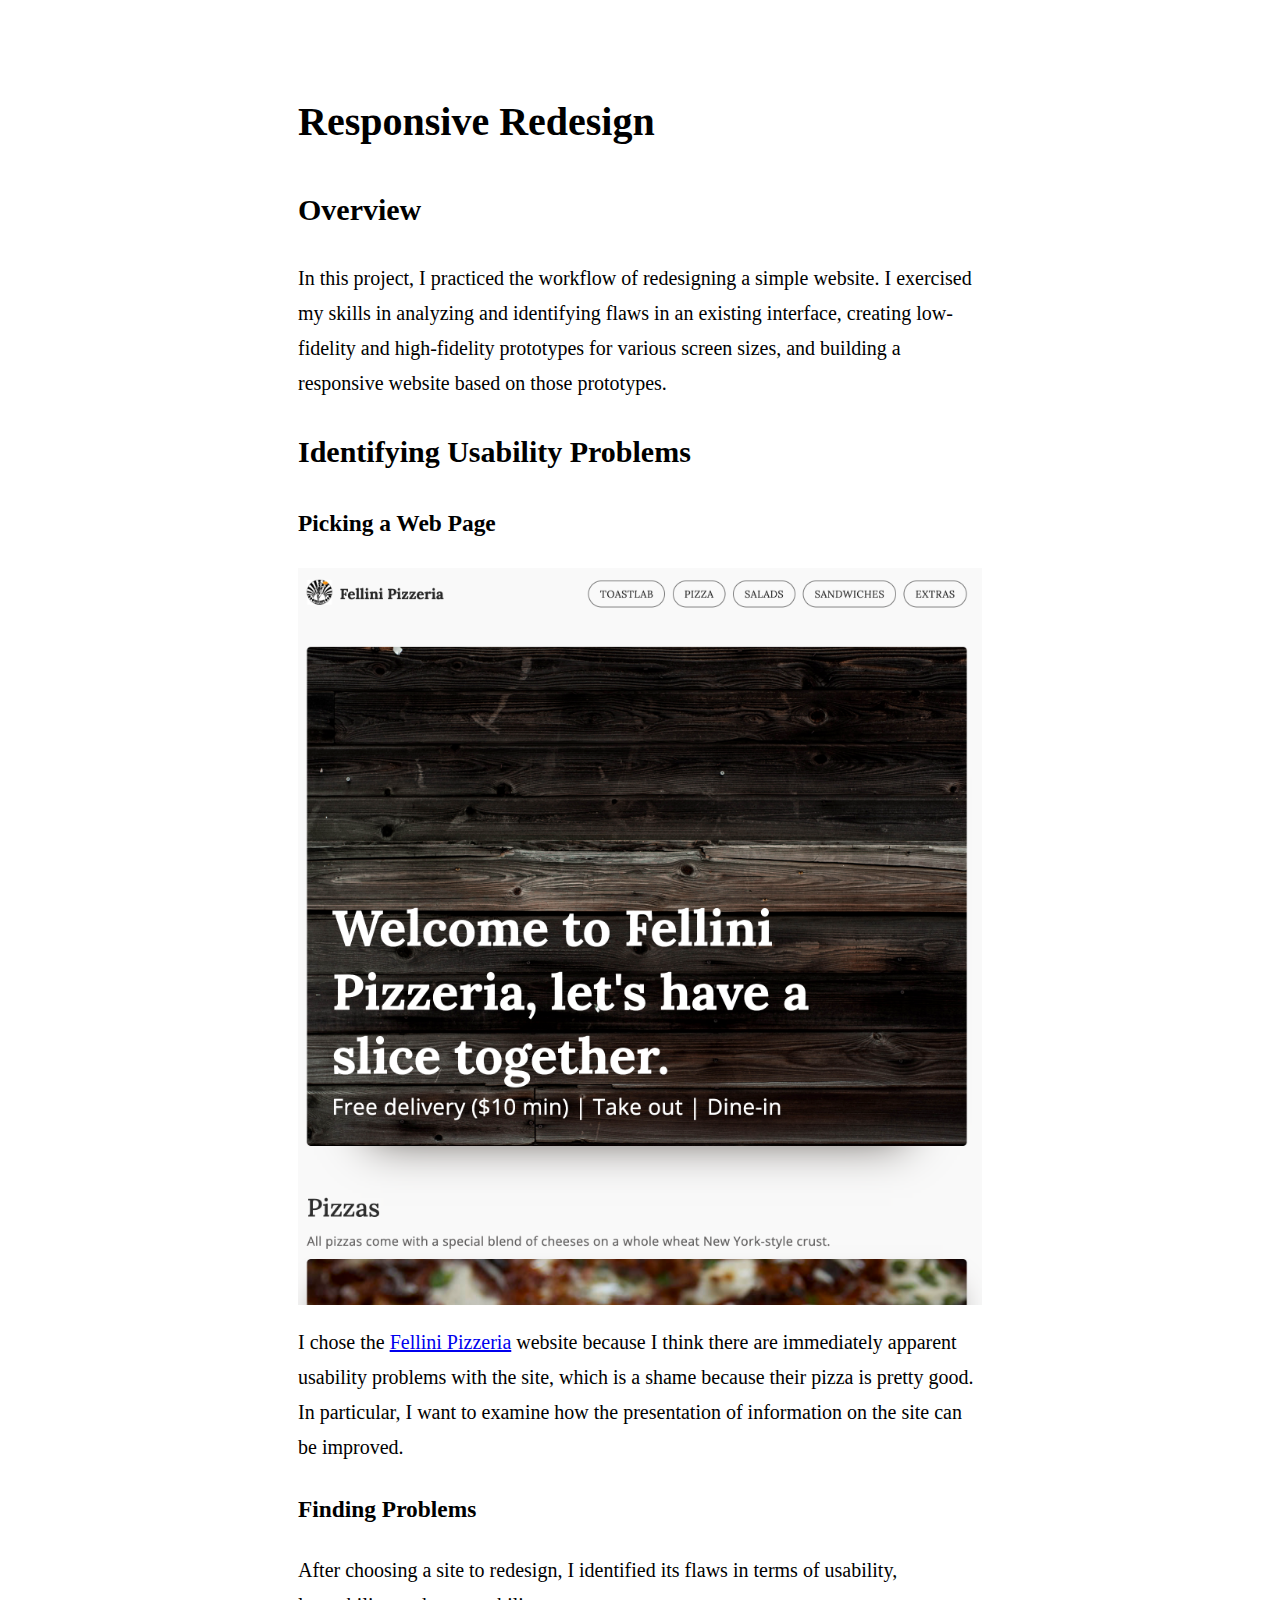
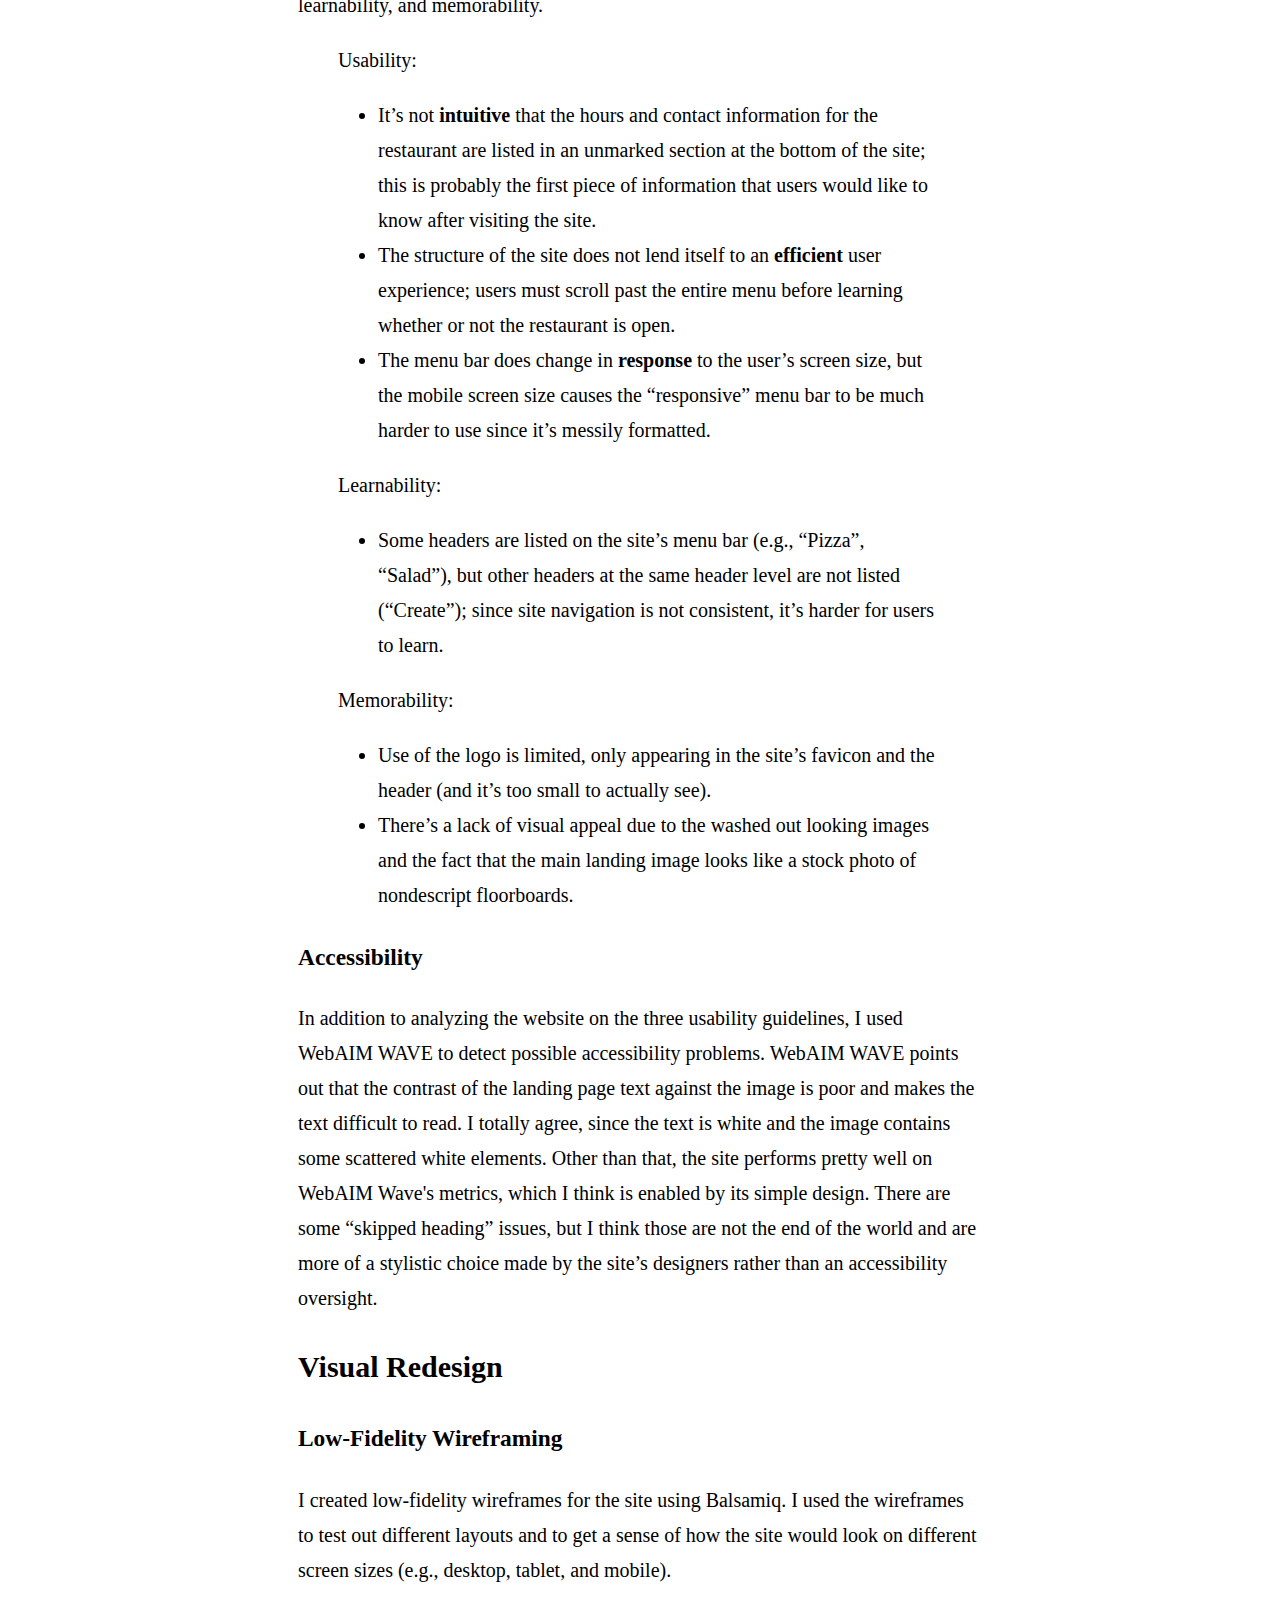
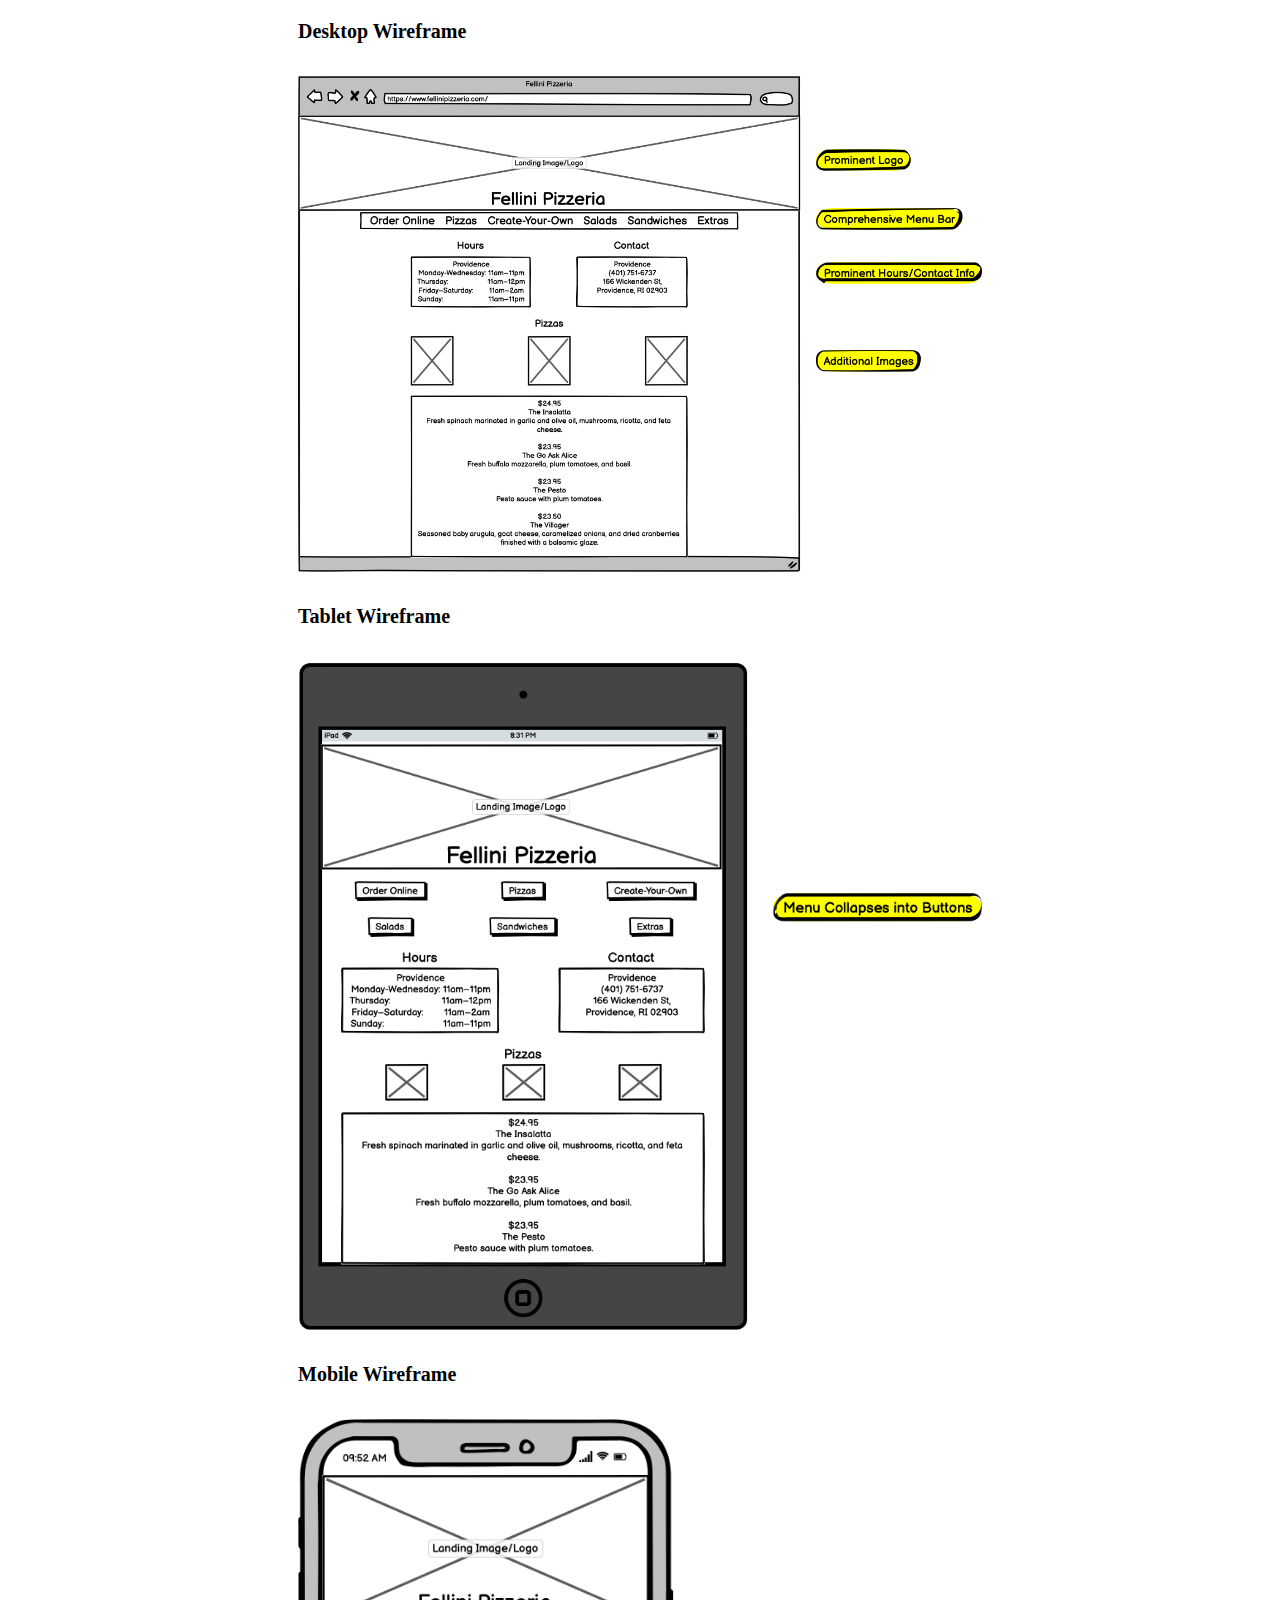
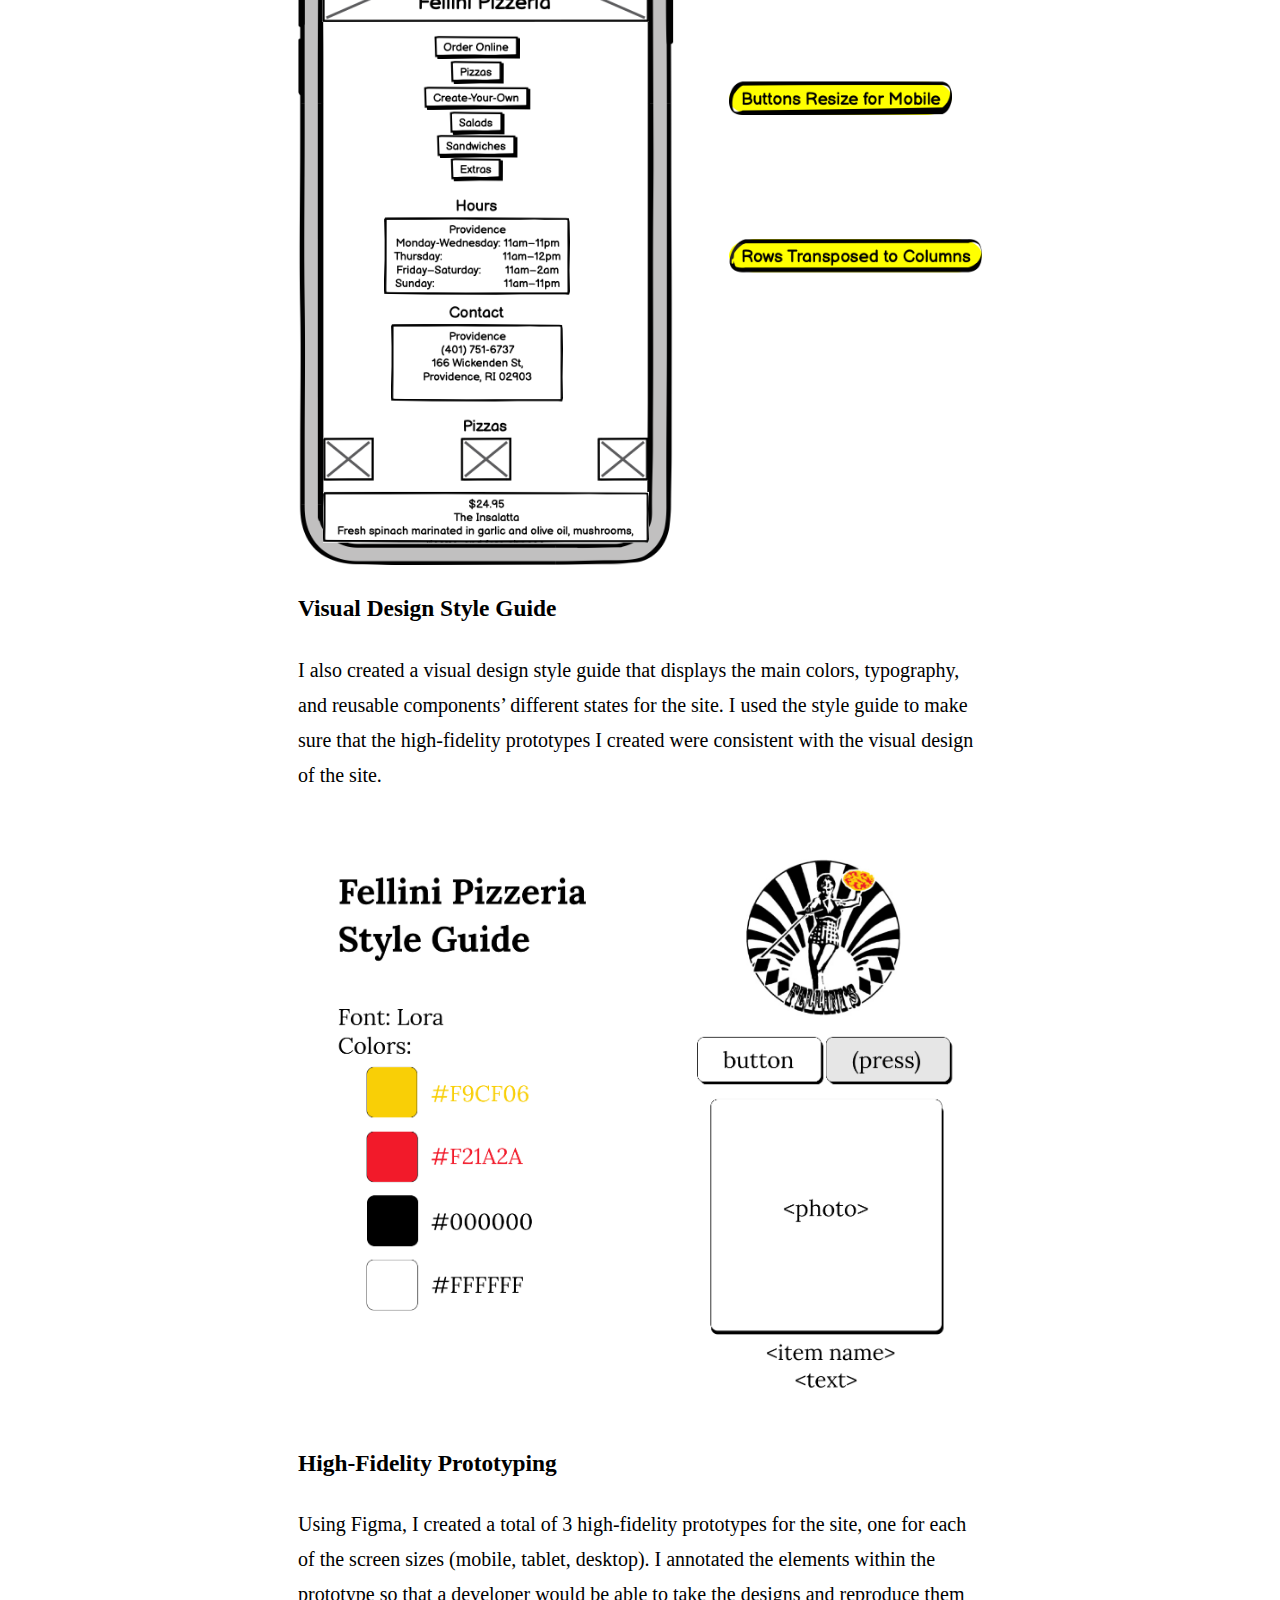
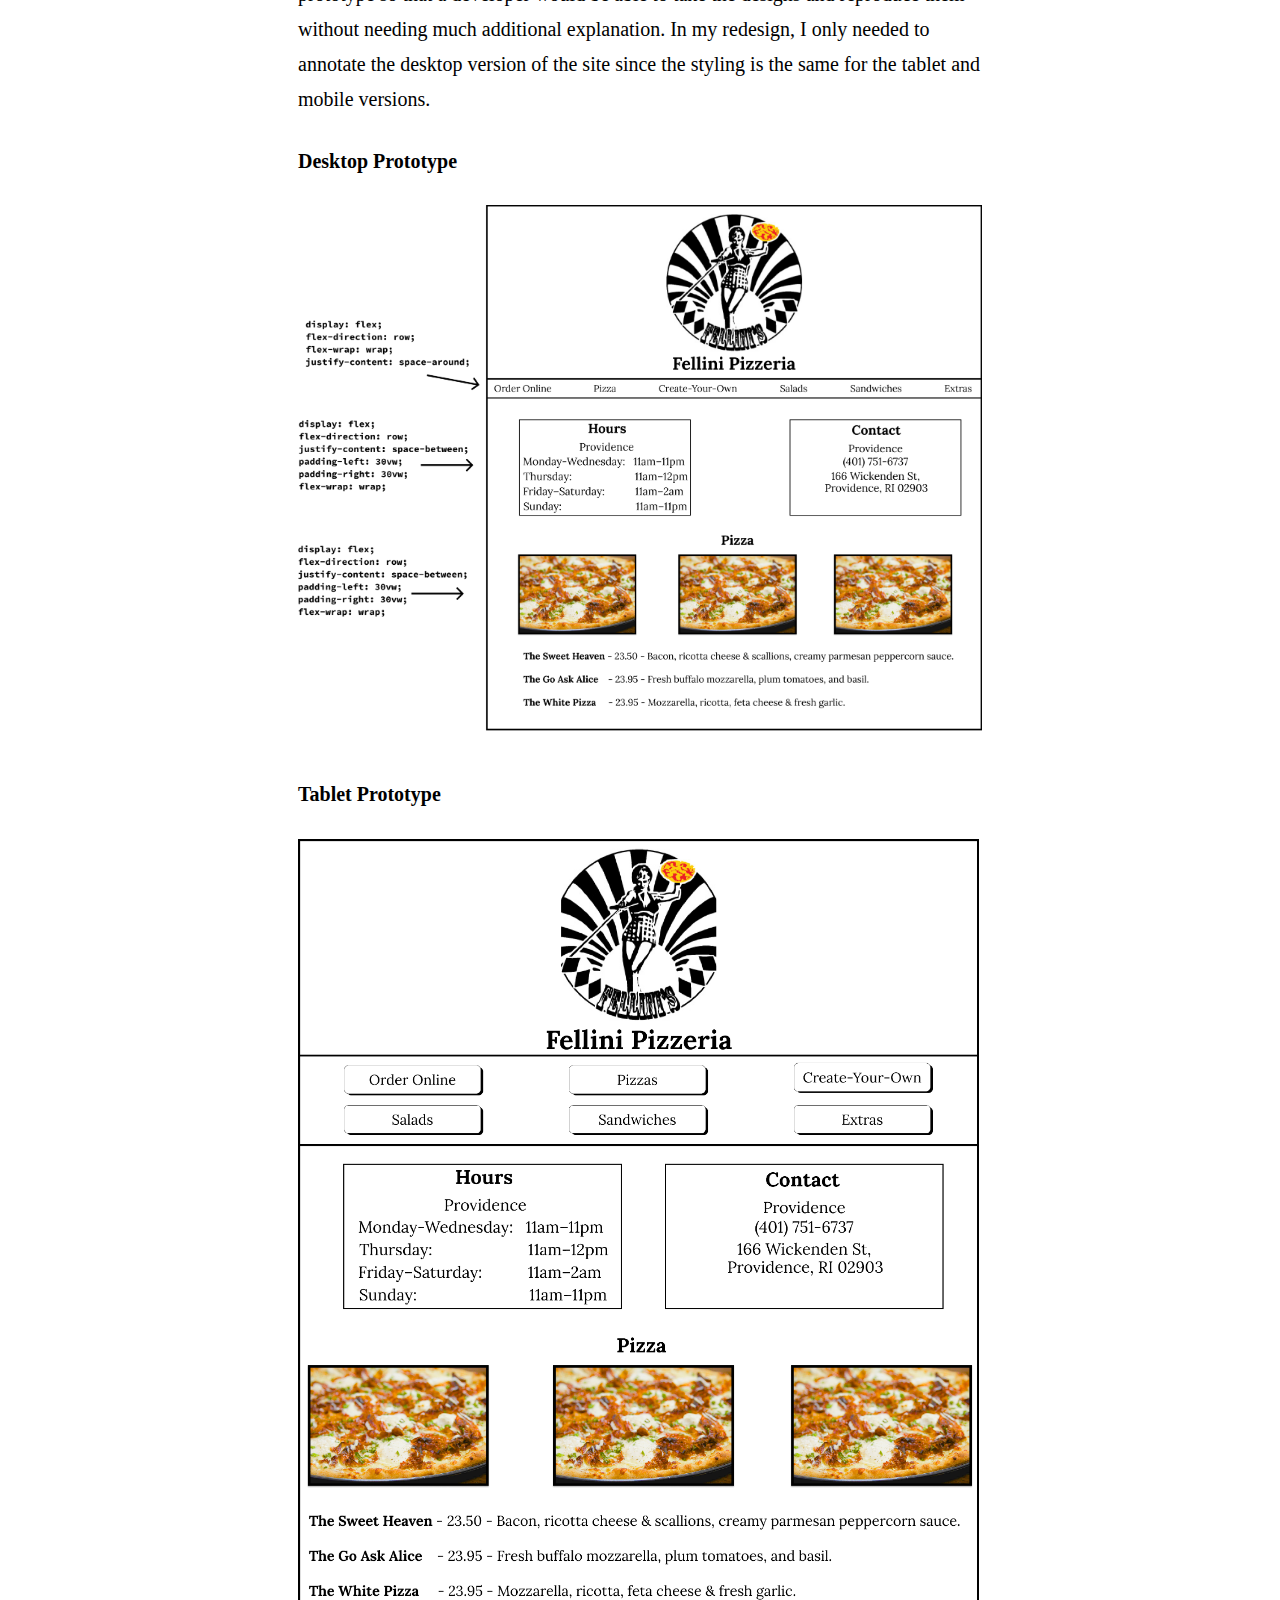
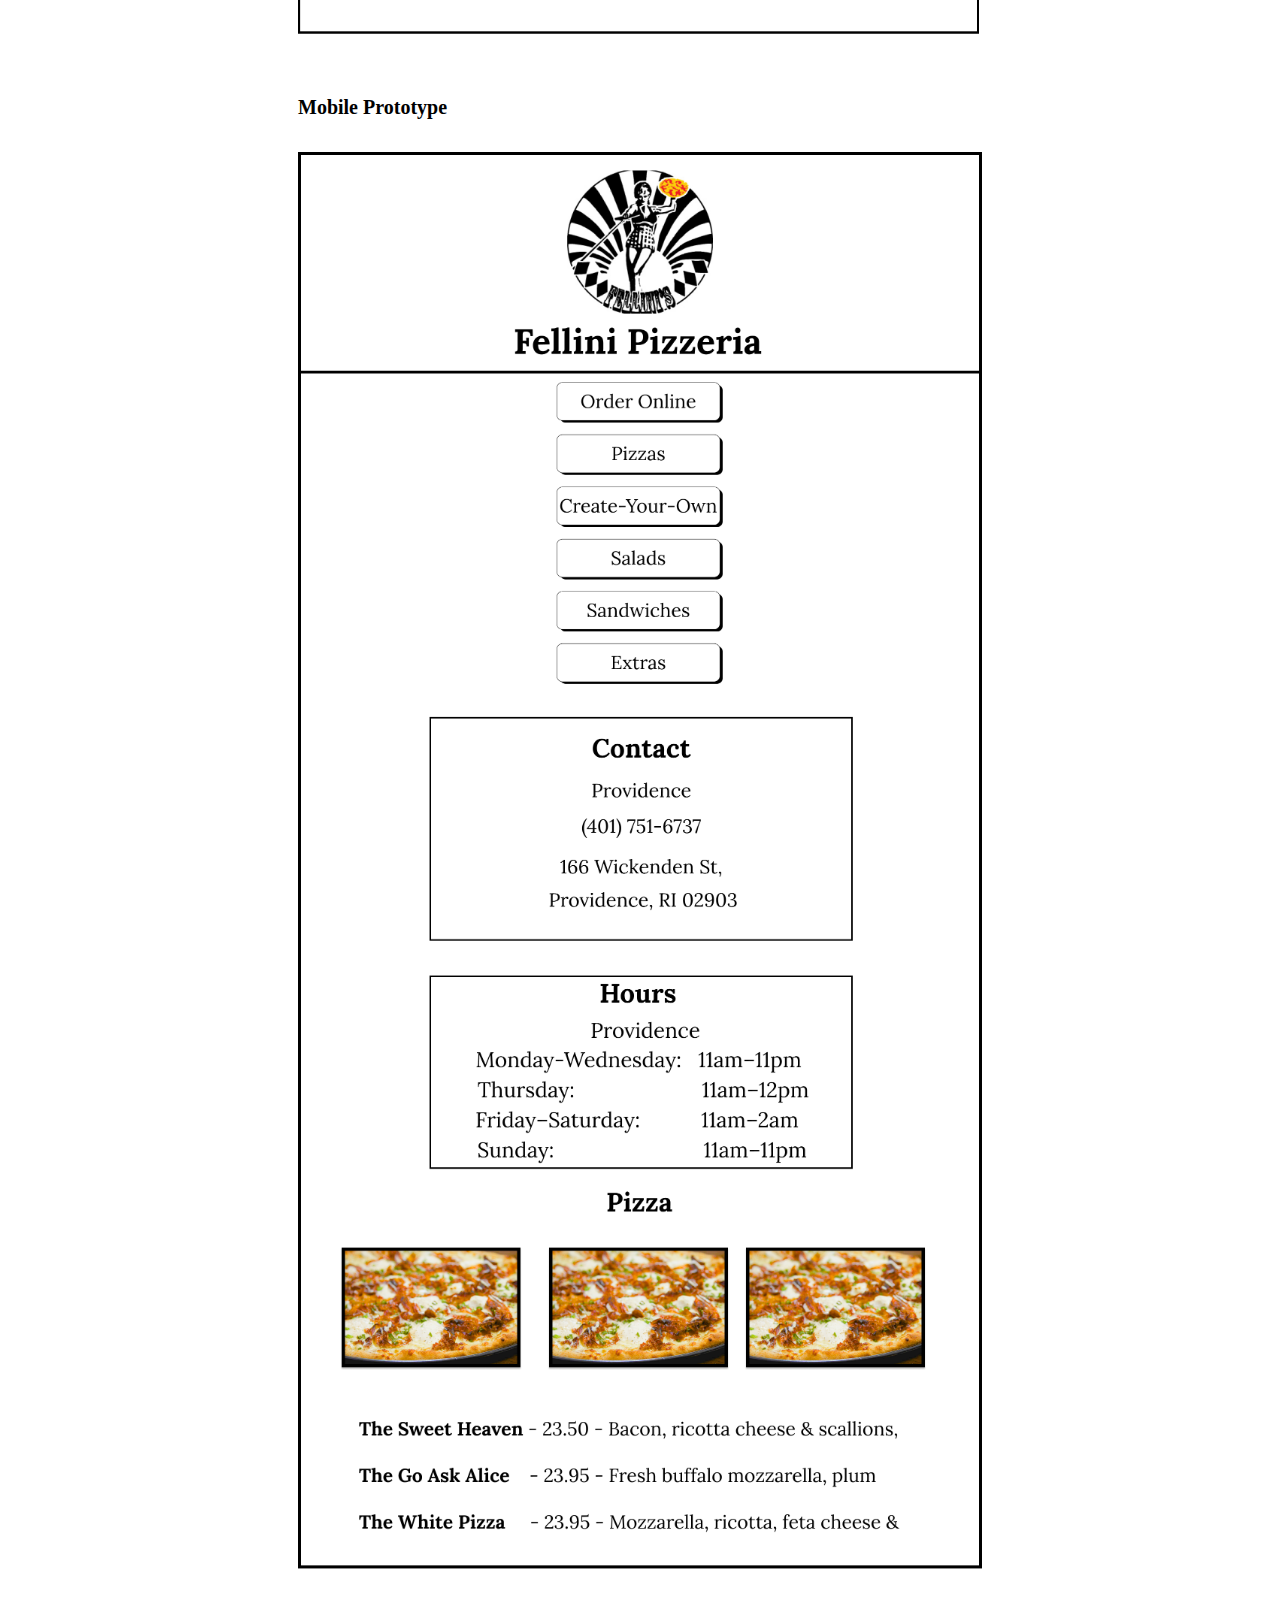
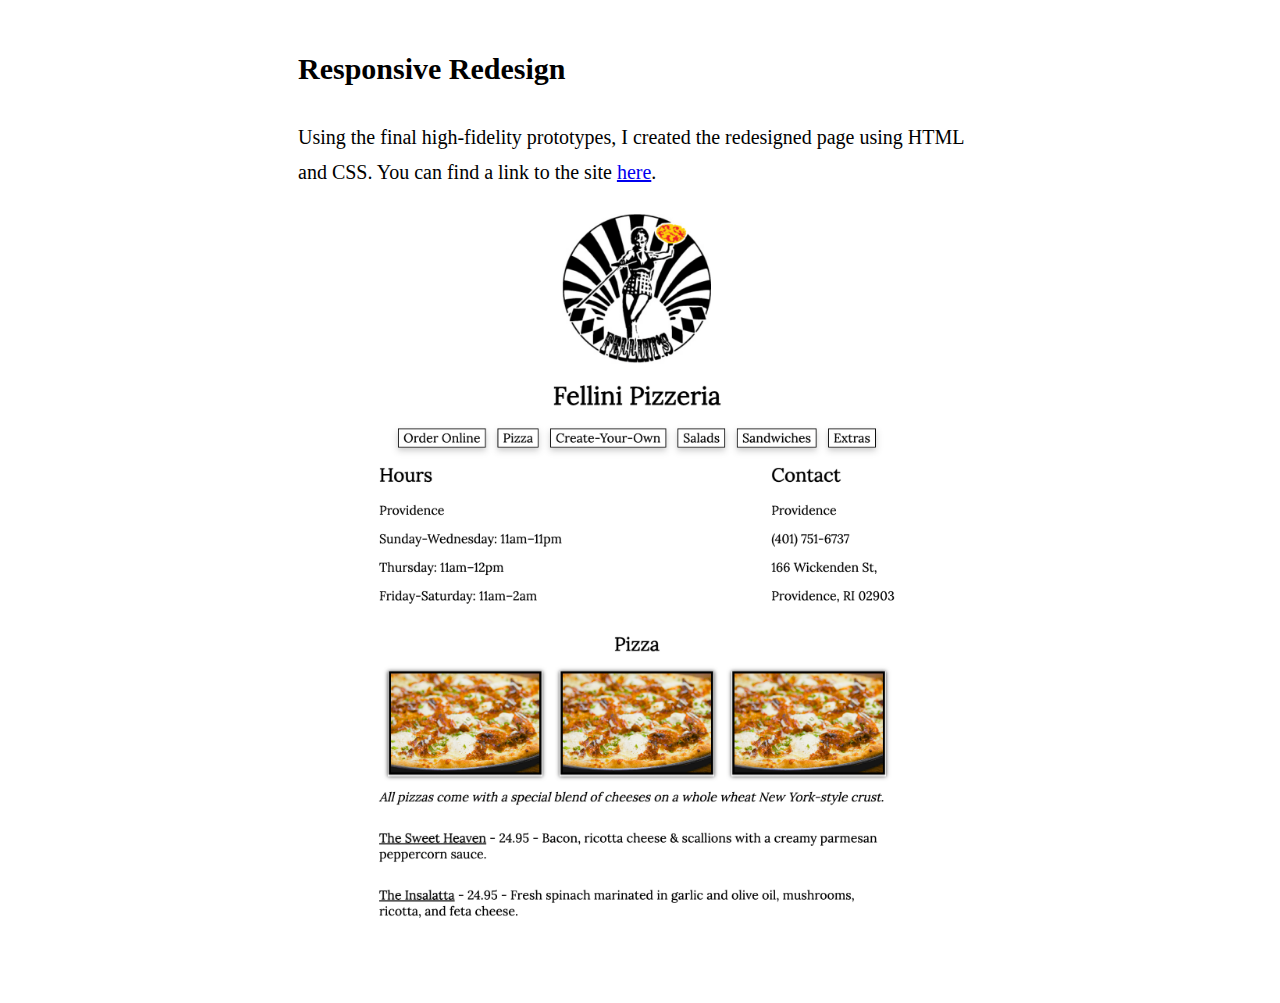
<file: responsive_redesign/index.html>
<!DOCTYPE html>
<html>

<head>
    <meta charset="utf-8">
    <title>Responsive Redesign</title>
    <link rel="stylesheet" href="main.css">
</head>

<body>
    <h1>Responsive Redesign</h1>
    <h2>Overview</h2>
    <p>
        In this project, I practiced the workflow of redesigning a simple website. I exercised my skills in analyzing
        and identifying flaws in an existing interface, creating low-fidelity and high-fidelity prototypes for various
        screen sizes, and building a responsive website based on those prototypes.
    </p>
    <h2>Identifying Usability Problems</h2>
    <h3>Picking a Web Page</h3>
    <img src="fellini.png" alt="A picture of the Fellini Pizzeria website.">
    <p>
        I chose the <a href="https://www.fellinipizzeria.com/">Fellini Pizzeria</a> website because I think there are
        immediately apparent usability problems with the site, which is a shame because their pizza is pretty good. In
        particular, I want to examine how the presentation of information on the site can be improved.
    </p>

    <h3>Finding Problems</h3>
    <p>After choosing a site to redesign, I identified its flaws in terms of usability, learnability, and memorability.
    </p>
    <blockquote>
        <p>Usability:</p>
        <ul>
            <li>
                It’s not <strong>intuitive</strong> that the hours and contact information for the restaurant are listed
                in
                an unmarked section at the bottom of the site; this is probably the first piece of information that
                users
                would like to know after visiting the site.
            </li>
            <li>
                The structure of the site does not lend itself to an <strong>efficient</strong> user experience; users
                must
                scroll past the entire menu before learning whether or not the restaurant is open.
            </li>
            <li>
                The menu bar does change in <strong>response</strong> to the user’s screen size, but the mobile screen
                size causes the
                “responsive” menu bar to be much harder to use since it’s messily formatted.
            </li>
        </ul>

        <p>Learnability:</p>
        <ul>
            <li>
                Some headers are listed on the site’s menu bar (e.g., “Pizza”, “Salad”), but other headers at the same
                header level are not listed (“Create”); since site navigation is not consistent, it’s harder for users
                to learn.
            </li>
        </ul>

        <p>Memorability:</p>
        <ul>
            <li>
                Use of the logo is limited, only appearing in the site’s favicon and the header (and it’s too small to
                actually see).
            </li>
            <li>
                There’s a lack of visual appeal due to the washed out looking images and the fact that the main landing
                image looks like a stock photo of nondescript floorboards.
            </li>
        </ul>
    </blockquote>

    <h3>Accessibility</h3>
    <p>
        In addition to analyzing the website on the three usability guidelines, I used WebAIM WAVE to detect possible
        accessibility problems.

        WebAIM WAVE points out that the contrast of the landing page text against the image is poor and makes the text
        difficult to read. I totally agree, since the text is white and the image contains some scattered white
        elements. Other than that, the site performs pretty well on WebAIM Wave's metrics, which I think is enabled by
        its simple design. There are some “skipped heading” issues, but I think those are not the end of the world and
        are more of a stylistic choice made by the site’s designers rather than an accessibility oversight.
    </p>

    <h2>Visual Redesign</h2>
    <h3>Low-Fidelity Wireframing</h3>
    <p>
        I created low-fidelity wireframes for the site using Balsamiq. I used the wireframes to test out different
        layouts and to get a sense of how the site would look on different screen sizes (e.g., desktop, tablet, and
        mobile).
    </p>
    <h4>Desktop Wireframe</h4>
    <img src="desktop_wireframe.png" alt="A picture of the low-fi desktop wireframe for the Fellini Pizzeria website.">
    <h4>Tablet Wireframe</h4>
    <img src="tablet_wireframe.png" alt="A picture of the low-fi tablet wireframe for the Fellini Pizzeria website.">
    <h4>Mobile Wireframe</h4>
    <img src="mobile_wireframe.png" alt="A picture of the low-fi mobile wireframe for the Fellini Pizzeria website.">
    <h3>Visual Design Style Guide</h3>
    <p>
        I also created a visual design style guide that displays the main colors, typography, and reusable
        components’ different states for the site. I used the style guide to make sure that the high-fidelity
        prototypes I created were consistent with the visual design of the site.
    </p>
    <img src="style_guide.png" alt="A picture of the visual design style guide for the Fellini Pizzeria website.">

    <h3>High-Fidelity Prototyping</h3>
    <p>
        Using Figma, I created a total of 3 high-fidelity prototypes for the site, one for each of the screen sizes
        (mobile, tablet, desktop).

        I annotated the elements within the prototype so that a developer would be able to take the designs and
        reproduce them without needing much additional explanation. In my redesign, I only needed to annotate the
        desktop version of the site since the styling is the same for the tablet and mobile versions.
    </p>
    <h4>Desktop Prototype</h4>
    <img src="desktop_prototype.png" alt="A picture of the high-fi desktop prototype for the Fellini Pizzeria website.">
    <h4>Tablet Prototype</h4>
    <img src="tablet_prototype.png" alt="A picture of the high-fi tablet prototype for the Fellini Pizzeria website.">
    <h4>Mobile Prototype</h4>
    <img src="mobile_prototype.png" alt="A picture of the high-fi mobile prototype for the Fellini Pizzeria website.">


    <h2>Responsive Redesign</h2>
    <p>Using the final high-fidelity prototypes, I created the redesigned page using HTML and CSS. You can find a link
        to the site <a href="../fellini">here</a>.</p>
    <img src="redesign.png" alt="A picture of the responsive redesign for the Fellini Pizzeria website.">
</body>

</html>
</file>
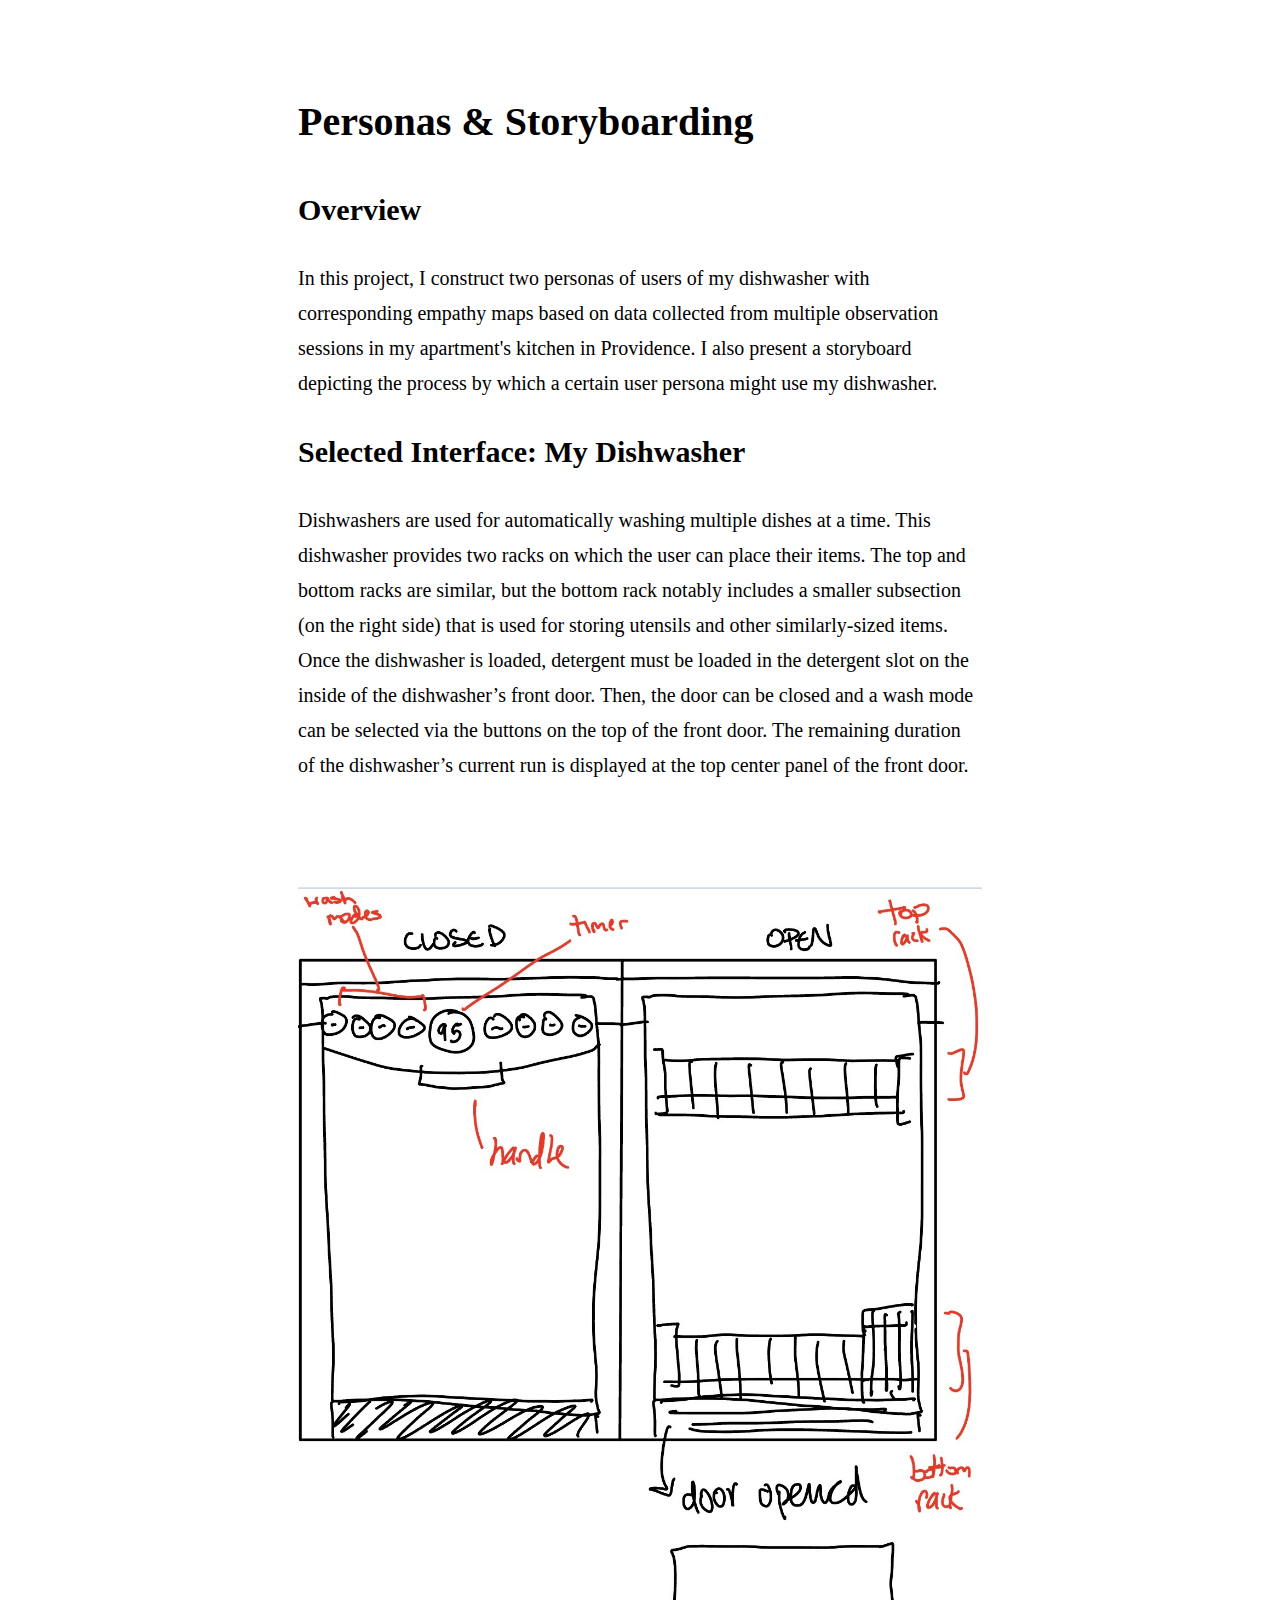
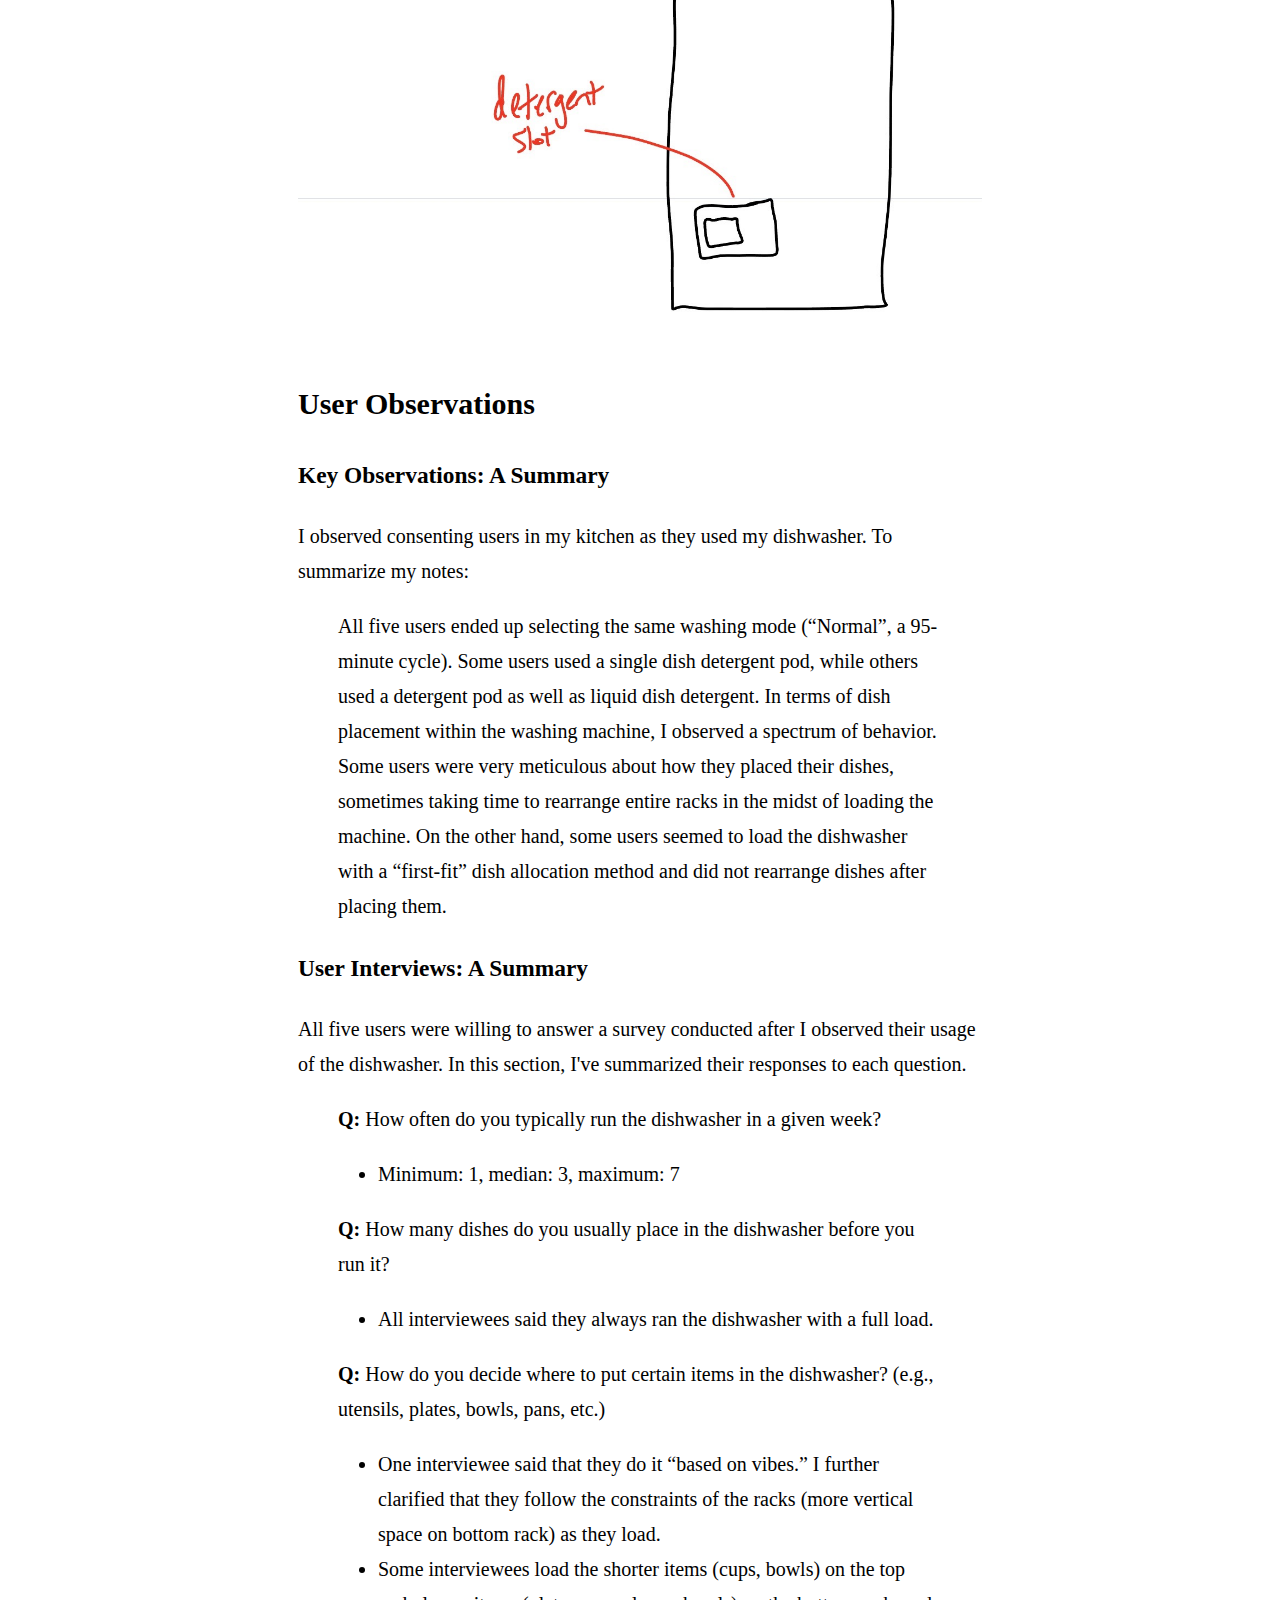
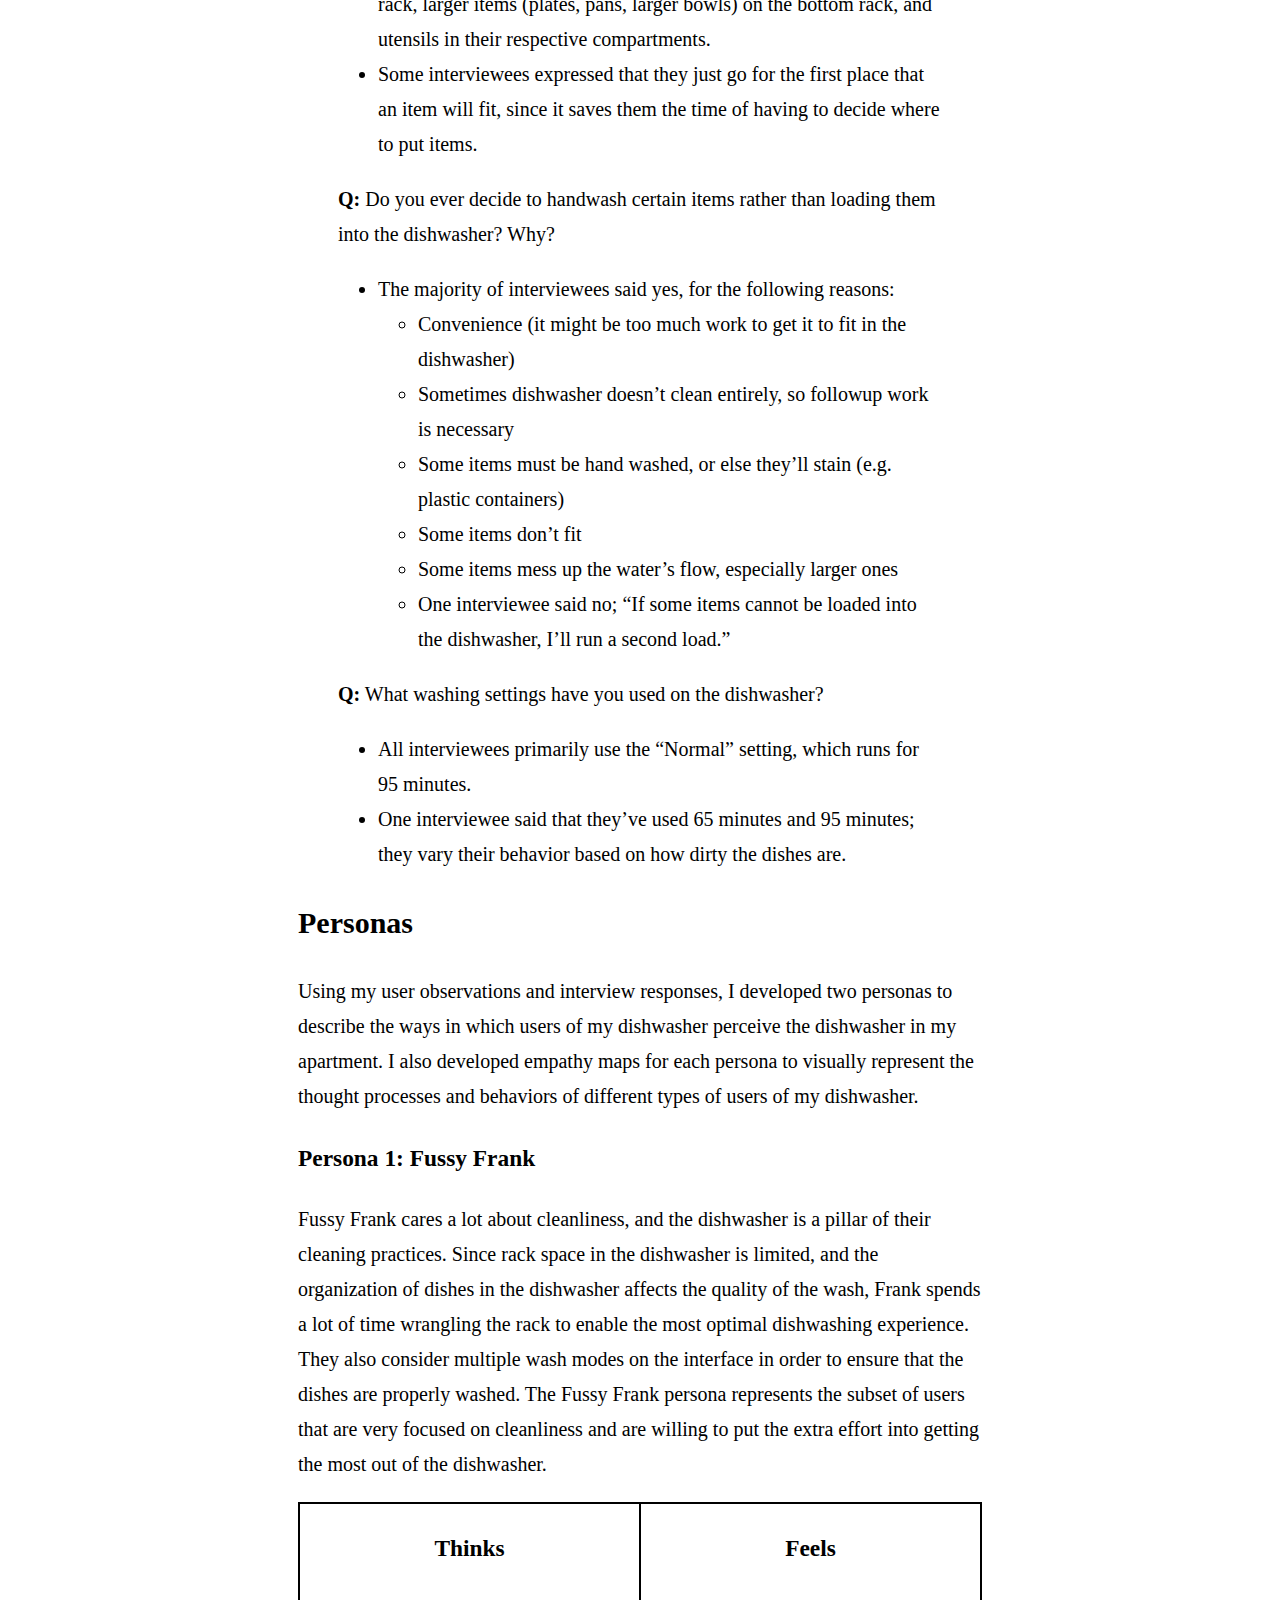
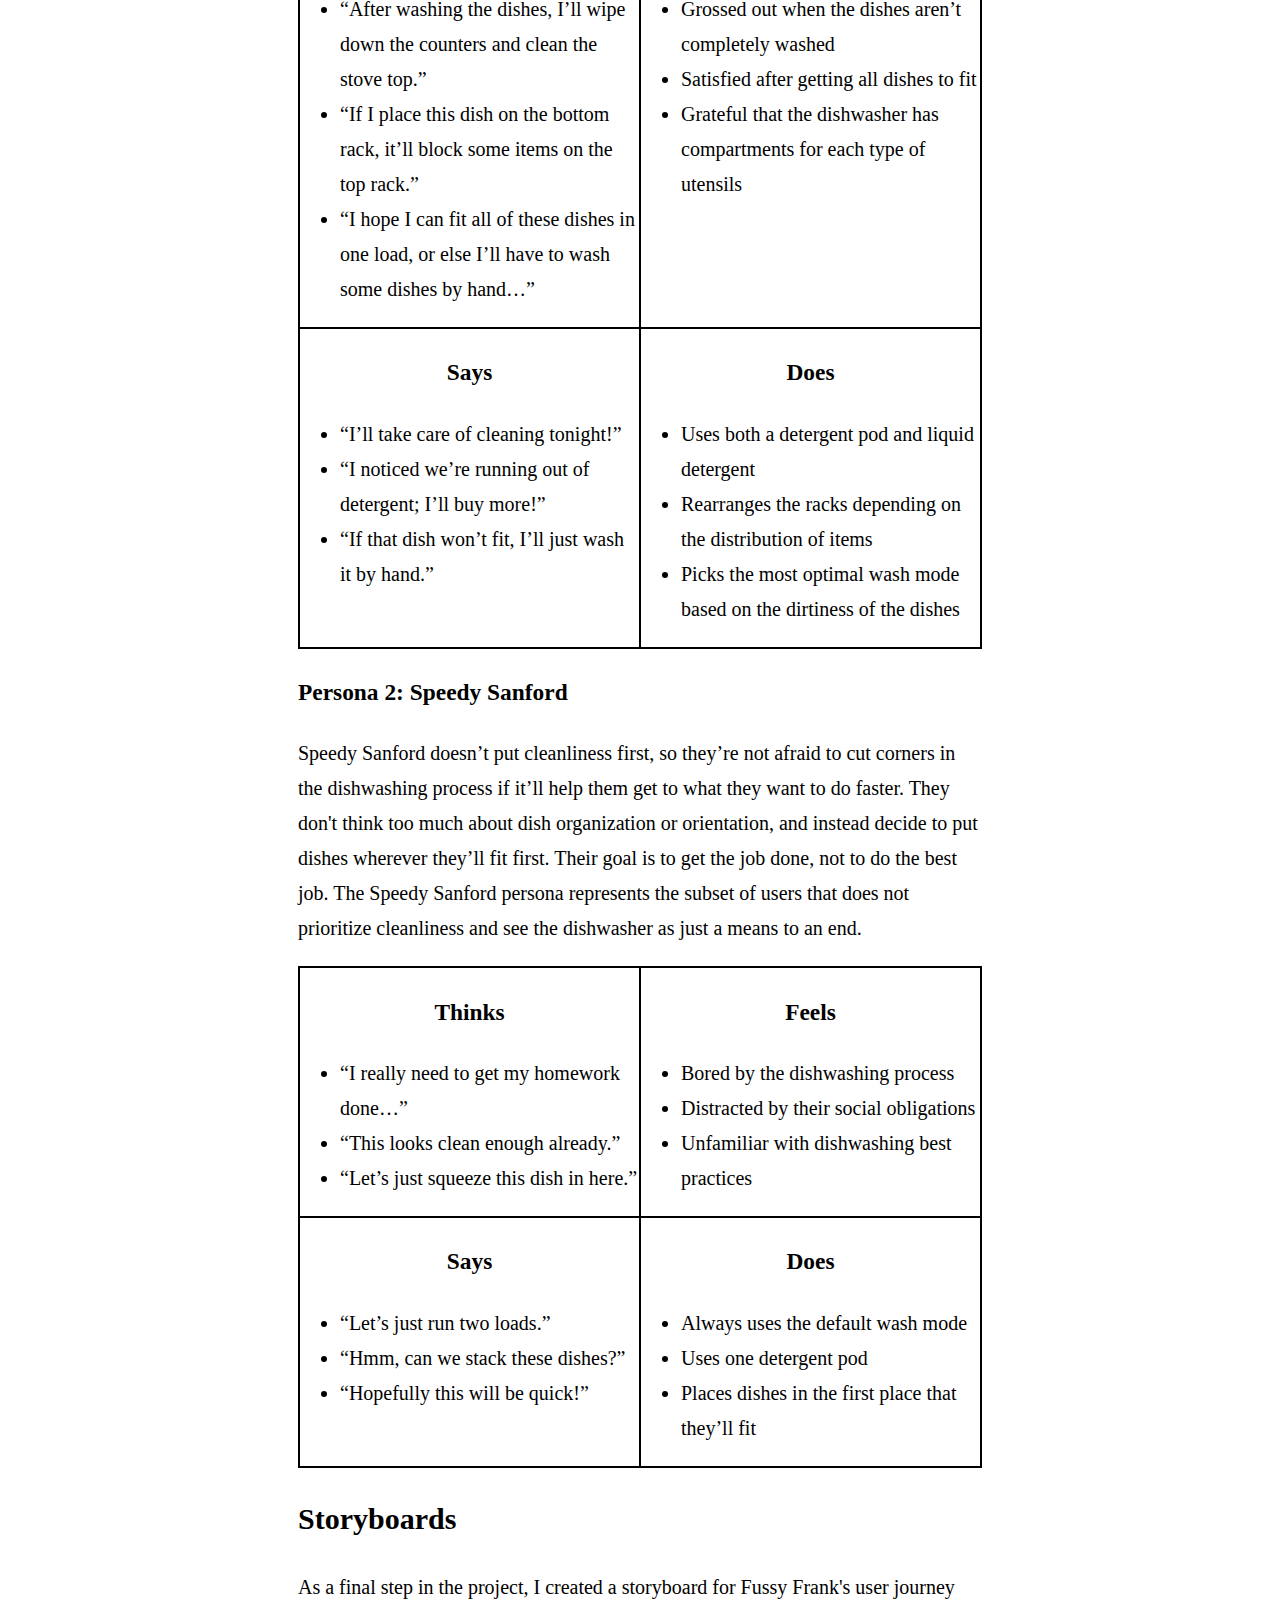
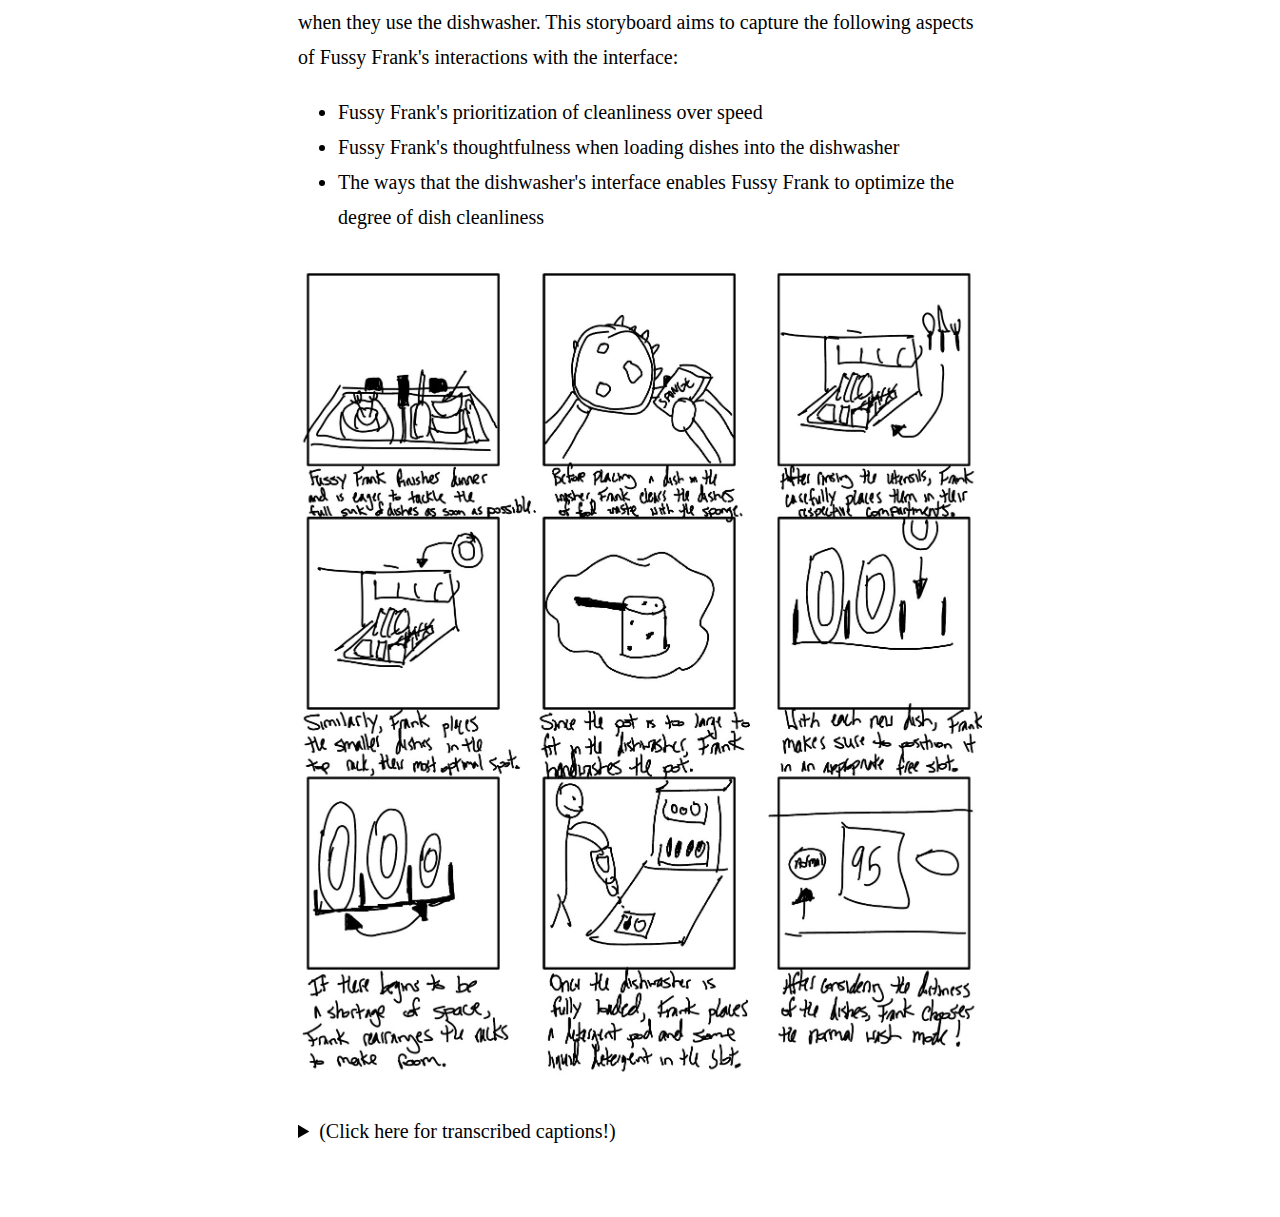
<file: personas_and_storyboarding.html>
<!DOCTYPE html>
<html>

<head>
    <meta charset="utf-8">
    <title>Personas & Storyboarding</title>
    <link rel="stylesheet" href="personas_and_storyboarding.css">
</head>

<body>
    <h1>Personas & Storyboarding</h1>
    <h2>Overview</h2>
    <p>
        In this project, I construct two personas of users of my dishwasher with corresponding empathy maps based on
        data collected from multiple observation sessions in my apartment's kitchen in Providence. I also present a
        storyboard depicting the process by which a certain user persona might use my dishwasher.
    </p>
    <h2>Selected Interface: My Dishwasher</h2>
    <p>
        Dishwashers are used for automatically washing multiple dishes at a time. This dishwasher provides
        two racks on which the user can place their items. The top and bottom racks are similar, but the bottom rack
        notably includes a smaller subsection (on the right side) that is used for storing utensils and other
        similarly-sized items. Once the dishwasher is loaded, detergent must be loaded in the detergent slot on the
        inside of the dishwasher’s front door. Then, the door can be closed and a wash mode can be selected via the
        buttons on the top of the front door. The remaining duration of the dishwasher’s current run is displayed at
        the top center panel of the front door.
    </p>
    <img src="dishwasher.jpg" alt="A sketch of my dishwasher.">

    <h2>User Observations</h2>
    <h3>Key Observations: A Summary</h3>
    <p>I observed consenting users in my kitchen as they used my dishwasher. To summarize my notes:</p>
    </p>
    <blockquote>
        All five users ended up selecting the same washing mode (“Normal”, a 95-minute cycle). Some users used a single
        dish detergent pod, while others used a detergent pod as well as liquid dish detergent. In terms of dish
        placement within the washing machine, I observed a spectrum of behavior. Some users were very meticulous about
        how they placed their dishes, sometimes taking time to rearrange entire racks in the midst of loading the
        machine. On the other hand, some users seemed to load the dishwasher with a “first-fit” dish allocation method
        and did not rearrange dishes after placing them.
    </blockquote>
    <h3>User Interviews: A Summary</h3>
    <p>All five users were willing to answer a survey conducted after I observed their usage of the dishwasher. In this
        section, I've summarized their responses to each question.</p>
    <blockquote>
        <p><strong>Q:</strong> How often do you typically run the dishwasher in a given week?</p>
        <ul>
            <li>Minimum: 1, median: 3, maximum: 7</li>
        </ul>
        <p><strong>Q:</strong> How many dishes do you usually place in the dishwasher before you run it?</p>
        <ul>
            <li>All interviewees said they always ran the dishwasher with a full load.</li>
        </ul>
        <p><strong>Q:</strong> How do you decide where to put certain items in the dishwasher? (e.g., utensils, plates,
            bowls, pans, etc.)
        </p>
        <ul>
            <li>One interviewee said that they do it “based on vibes.” I further clarified that they follow the
                constraints
                of
                the racks (more vertical space on bottom rack) as they load.</li>
            <li>Some interviewees load the shorter items (cups, bowls) on the top rack, larger items (plates, pans,
                larger
                bowls) on the bottom rack, and utensils in their respective compartments.</li>
            <li>Some interviewees expressed that they just go for the first place that an item will fit, since it saves
                them the time of having to decide where to put items.</li>
        </ul>
        <p><strong>Q:</strong> Do you ever decide to handwash certain items rather than loading them into the
            dishwasher?
            Why?</p>
        <ul>
            <li>The majority of interviewees said yes, for the following reasons:</li>
            <ul>
                <li>Convenience (it might be too much work to get it to fit in the dishwasher)</li>
                <li>Sometimes dishwasher doesn’t clean entirely, so followup work is necessary</li>
                <li>Some items must be hand washed, or else they’ll stain (e.g. plastic containers)</li>
                <li>Some items don’t fit</li>
                <li>Some items mess up the water’s flow, especially larger ones</li>
                <li>One interviewee said no; “If some items cannot be loaded into the dishwasher, I’ll run a second
                    load.”
                </li>
            </ul>
        </ul>
        <p><strong>Q:</strong> What washing settings have you used on the dishwasher?</p>
        <ul>
            <li>All interviewees primarily use the “Normal” setting, which runs for 95 minutes.</li>
            <li>One interviewee said that they’ve used 65 minutes and 95 minutes; they vary their behavior based on how
                dirty the dishes are.</li>
        </ul>
        </ol>
    </blockquote>
    <h2>Personas</h3>
        <p>
            Using my user observations and interview responses, I developed two personas
            to describe the ways in which users of my dishwasher perceive the dishwasher in my apartment. I also
            developed empathy maps for each persona to visually represent the thought processes and behaviors of
            different types of users of my dishwasher.
        </p>
        <h3>Persona 1: Fussy Frank</h3>
        <p>
            Fussy Frank cares a lot about cleanliness, and the dishwasher is a pillar of their cleaning practices. Since
            rack space in the dishwasher is limited, and the organization of dishes in the dishwasher affects the
            quality of the wash, Frank spends a lot of time wrangling the rack to enable the most optimal dishwashing
            experience. They also consider multiple wash modes on the interface in order to ensure that the dishes are
            properly washed. The Fussy Frank persona represents the subset of users that are very focused on cleanliness
            and are willing to put the extra effort into getting the most out of the dishwasher.
        </p>
        <div class="grid">
            <div class="item">
                <h3 style="text-align: center">Thinks</h3>
                <ul>
                    <li>“After washing the dishes, I’ll wipe down the counters and clean the stove top.”</li>
                    <li>“If I place this dish on the bottom rack, it’ll block some items on the top rack.”</li>
                    <li>“I hope I can fit all of these dishes in one load, or else I’ll have to wash some dishes by
                        hand…”</li>
                </ul>
            </div>
            <div class="item">
                <h3 style="text-align: center">Feels</h3>
                <ul>
                    <li>Grossed out when the dishes aren’t completely washed</li>
                    <li>Satisfied after getting all dishes to fit</li>
                    <li>Grateful that the dishwasher has compartments for each type of utensils</li>
                </ul>
            </div>
            <div class="item">
                <h3 style="text-align: center">Says</h3>
                <ul>
                    <li>“I’ll take care of cleaning tonight!”</li>
                    <li>“I noticed we’re running out of detergent; I’ll buy more!”</li>
                    <li>“If that dish won’t fit, I’ll just wash it by hand.”</li>
                </ul>
            </div>
            <div class="item">
                <h3 style="text-align: center">Does</h3>
                <ul>
                    <li>Uses both a detergent pod and liquid detergent</li>
                    <li>Rearranges the racks depending on the distribution of items</li>
                    <li>Picks the most optimal wash mode based on the dirtiness of the dishes</li>
                </ul>
            </div>
        </div>
        <h3>Persona 2: Speedy Sanford</h3>
        <p>
            Speedy Sanford doesn’t put cleanliness first, so they’re not afraid to cut corners in the dishwashing
            process if it’ll help them get to what they want to do faster. They don't think too much about dish
            organization or orientation, and instead decide to put dishes wherever they’ll fit first. Their goal is to
            get the job done, not to do the best job. The Speedy Sanford persona represents the subset of users that
            does not prioritize cleanliness and see the dishwasher as just a means to an end.
        </p>
        <div class="grid">
            <div class="item">
                <h3 style="text-align: center">Thinks</h3>
                <ul>
                    <li>“I really need to get my homework done…”</li>
                    <li>“This looks clean enough already.”</li>
                    <li>“Let’s just squeeze this dish in here.”</li>
                </ul>
            </div>
            <div class="item">
                <h3 style="text-align: center">Feels</h3>
                <ul>
                    <li>Bored by the dishwashing process</li>
                    <li>Distracted by their social obligations</li>
                    <li>Unfamiliar with dishwashing best practices</li>
                </ul>
            </div>
            <div class="item">
                <h3 style="text-align: center">Says</h3>
                <ul>
                    <li>“Let’s just run two loads.”</li>
                    <li>“Hmm, can we stack these dishes?”</li>
                    <li>“Hopefully this will be quick!”</li>
                </ul>
            </div>
            <div class="item">
                <h3 style="text-align: center">Does</h3>
                <ul>
                    <li>Always uses the default wash mode</li>
                    <li>Uses one detergent pod</li>
                    <li>Places dishes in the first place that they’ll fit</li>
                </ul>
            </div>
        </div>
        <h2>Storyboards</h2>
        <p>
            As a final step in the project, I created a storyboard for Fussy Frank's user journey when they use the
            dishwasher. This storyboard aims to capture the following aspects of Fussy Frank's interactions with the
            interface:
        <ul>
            <li>Fussy Frank's prioritization of cleanliness over speed</li>
            <li>Fussy Frank's thoughtfulness when loading dishes into the dishwasher</li>
            <li>The ways that the dishwasher's interface enables Fussy Frank to optimize the degree of dish cleanliness
            </li>
        </ul>
        </p>
        <img src="storyboard.jpg" alt="A storyboard of the Fussy Frank persona loading their dishwasher.">
        <br>
        <details>
            <summary>(Click here for transcribed captions!)</summary>
            <ol>
                <li>Fussy Frank finishes dinner and is eager to tackle the full sink of dishes as soon as possible.</li>
                <li>Before placing a dish in the washer, Frank clears the dishes of food waste with the sponge.</li>
                <li>After rinsing the utensils, Frank carefully places them in their respective compartments.</li>
                <li>Similarly, Frank places the smaller dishes in the top rack, their most optimal spot.</li>
                <li>Since the pot is too large to fit in the dishwasher, Frank handwashes the pot.</li>
                <li>With each new dish, Frank makes sure to position it in an appropriate free slot.</li>
                <li>If there begins to be a shortage of space, Frank rearranges the racks to make room.</li>
                <li>Once the dishwasher is fully loaded, Frank places a detergent pod and some liquid detergent in the
                    slot.</li>
                <li>After considering the dirtiness of the dishes, Frank choose the normal wash mode!</li>
            </ol>
        </details>
</body>

</html>
</file>
<file: fellini/css/main.css>
body {
    font-family: 'Lora';
}

h1 {
    text-align: center;
}

img {
    padding: 0;
    display: block;
    margin: 0 auto;
    max-height: 100%;
    max-width: 100%;
}

#header img {
    height: 20vmin;
    width: 20vmin;
}


#menu {
    display: flex;
    flex-direction: row;
    flex-wrap: wrap;
    justify-content: space-around;
    align-items: center;
    text-align: center;
    padding-left: 55vmin;
    padding-right: 55vmin;
}

button {
    font: inherit;
    cursor: pointer;
    background-color: white;
    border: 1px solid black;
    color: black;
    text-align: center;
    text-decoration: none;
    box-shadow: 0 4px 8px 0 rgba(0, 0, 0, 0.2);
}

button:active {
    background-color: #E6E6E6;
}

hr {
    border: none;
    height: 1.5px;
    background-color: #333;
}

#hours-and-contact {
    display: flex;
    flex-direction: row;
    justify-content: space-between;
    padding-left: 30vw;
    padding-right: 30vw;
    flex-wrap: wrap;
    align-items: center;
}

.item-section h2 {
    text-align: center;
}

.item-section-images {
    display: flex;
    flex-direction: row;
    justify-content: space-between;
    padding-left: 30vw;
    padding-right: 30vw;
    align-items: center;
    flex-wrap: wrap;
}

.item-section-images img {
    width: 30%;
    box-shadow: 0px 0px 5px 0px rgba(0, 0, 0, 0.75);
}

.item-section-text {
    display: flex;
    flex-direction: row;
    justify-content: space-between;
    padding-left: 30vw;
    padding-right: 30vw;
    align-items: center;
    flex-wrap: wrap;
}
</file>
<file: personas_and_storyboarding/main.css>
html {
    max-width: 70ch;
    padding: 3em 1em;
    margin: auto;
    line-height: 1.75;
    font-size: 1.25em;
}

.grid {
    border: 1px solid black;
    display: grid;
    grid-template-columns: 50% 50%;
}

.item {
    border: 1px solid black;
}

img {
    padding: 0;
    display: block;
    margin: 0 auto;
    max-height: 100%;
    max-width: 100%;
}
</file>
<file: responsive_redesign/main.css>
html {
    max-width: 70ch;
    padding: 3em 1em;
    margin: auto;
    line-height: 1.75;
    font-size: 1.25em;
}

.grid {
    border: 1px solid black;
    display: grid;
    grid-template-columns: 50% 50%;
}

.item {
    border: 1px solid black;
}

img {
    padding: 0;
    display: block;
    margin: 0 auto;
    max-height: 100%;
    max-width: 100%;
}
</file>
<file: personas_and_storyboarding.css>
html {
    max-width: 70ch;
    padding: 3em 1em;
    margin: auto;
    line-height: 1.75;
    font-size: 1.25em;
}

.grid {
    border: 1px solid black;
    display: grid;
    grid-template-columns: 50% 50%;
}

.item {
    border: 1px solid black;
}

img {
    padding: 0;
    display: block;
    margin: 0 auto;
    max-height: 100%;
    max-width: 100%;
}
</file>
